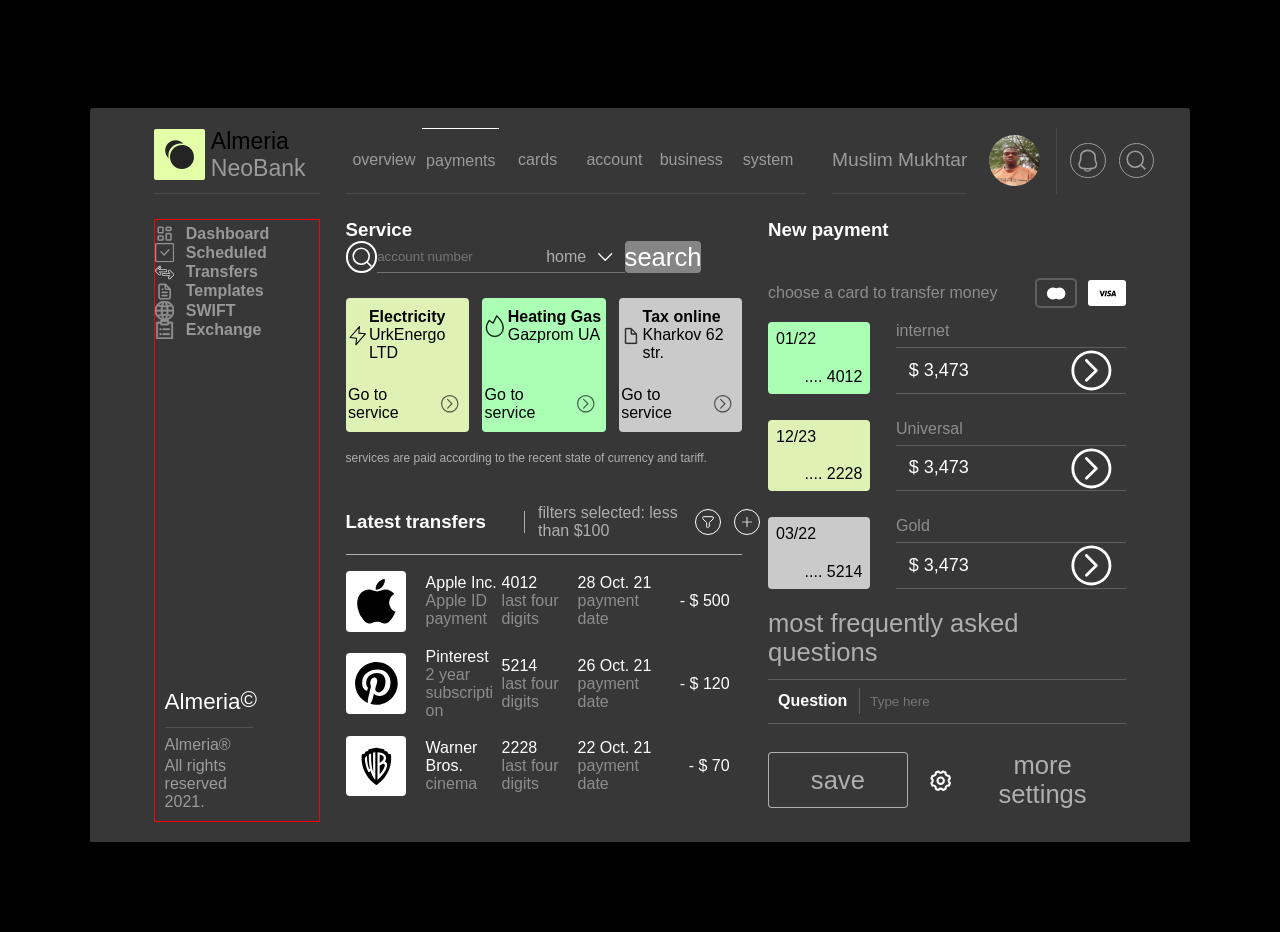
<file: Index.html>
<!DOCTYPE html>
<html lang="en">
<head>
 <meta charset="UTF-8"/>
 <meta name="viewport" content="width=device-width, initial-scale=1.0" />
 <title>Page title</title>
 <link rel="stylesheet" href="general.css">
 <link rel="stylesheet" href="header.css">
 <link rel="stylesheet" href="main.css">
 <link rel="stylesheet" href="nav.css">
</head>
<body>
<svg width="0" height="0" class="hidden">
<symbol fill="#ffffff" id="add-plus-new-create-svgrepo-com" xmlns="http://www.w3.org/2000/svg" stroke="#ffffff" stroke-width="0.45499999999999996" viewBox="-9.8 -9.8 54.60 54.60">
    <g id="SVGRepo_bgCarrier" stroke-width="0"></g>
    <g id="SVGRepo_tracerCarrier" stroke-linecap="round" stroke-linejoin="round"></g>
    <g id="SVGRepo_iconCarrier">
      <path d="M33.5,18.75H1.5a1.25,1.25,0,0,1,0-2.5h32a1.25,1.25,0,0,1,0,2.5Z"></path>
      <path d="M17.5,34.75a1.25,1.25,0,0,1-1.25-1.25V1.5a1.25,1.25,0,0,1,2.5,0v32A1.25,1.25,0,0,1,17.5,34.75Z"></path>
    </g>
  </symbol>
  <symbol xmlns="http://www.w3.org/2000/svg" version="1.1" fill="none" stroke="#595959" stroke-linecap="round" stroke-linejoin="round" stroke-width="0.768" viewBox="0 0 16.00 16.00" id="lightning-bolt-svgrepo-com">
    <g id="SVGRepo_bgCarrier" stroke-width="0"></g>
    <g id="SVGRepo_tracerCarrier" stroke-linecap="round" stroke-linejoin="round"></g>
    <g id="SVGRepo_iconCarrier">
      <polygon points="9.25 1.75,2.75 9.25,7.25 9.75,6.75 14.25,13.25 6.75,8.75 6.25"></polygon>
    </g>
  </symbol>
  <symbol fill="none" xmlns="http://www.w3.org/2000/svg" viewBox="0 0 24 24" id="filter-svgrepo-com">
    <g id="SVGRepo_bgCarrier" stroke-width="0"></g>
    <g id="SVGRepo_tracerCarrier" stroke-linecap="round" stroke-linejoin="round"></g>
    <g id="SVGRepo_iconCarrier">
      <g id="Interface / Filter">
        <path id="Vector" d="M20 5.6001C20 5.04005 19.9996 4.75981 19.8906 4.5459C19.7948 4.35774 19.6423 4.20487 19.4542 4.10899C19.2403 4 18.9597 4 18.3996 4H5.59961C5.03956 4 4.75981 4 4.5459 4.10899C4.35774 4.20487 4.20487 4.35774 4.10899 4.5459C4 4.75981 4 5.04005 4 5.6001V6.33736C4 6.58195 4 6.70433 4.02763 6.81942C4.05213 6.92146 4.09263 7.01893 4.14746 7.1084C4.20928 7.20928 4.29591 7.29591 4.46875 7.46875L9.53149 12.5315C9.70443 12.7044 9.79044 12.7904 9.85228 12.8914C9.90711 12.9808 9.94816 13.0786 9.97266 13.1807C10 13.2946 10 13.4155 10 13.6552V18.411C10 19.2682 10 19.6971 10.1805 19.9552C10.3382 20.1806 10.5814 20.331 10.8535 20.3712C11.1651 20.4172 11.5487 20.2257 12.3154 19.8424L13.1154 19.4424C13.4365 19.2819 13.5966 19.2013 13.7139 19.0815C13.8176 18.9756 13.897 18.8485 13.9453 18.7084C14 18.5499 14 18.37 14 18.011V13.6626C14 13.418 14 13.2958 14.0276 13.1807C14.0521 13.0786 14.0926 12.9808 14.1475 12.8914C14.2089 12.7911 14.2947 12.7053 14.4653 12.5347L14.4688 12.5315L19.5315 7.46875C19.7044 7.2958 19.7904 7.20932 19.8523 7.1084C19.9071 7.01893 19.9482 6.92146 19.9727 6.81942C20 6.70551 20 6.58444 20 6.3448V5.6001Z" stroke="#ffffff" stroke-width="1.44" stroke-linecap="round" stroke-linejoin="round"></path>
      </g>
    </g>
  </symbol>
  <symbol fill="#575757" id="fire-simple-thin-svgrepo-com" xmlns="http://www.w3.org/2000/svg" stroke="#575757" stroke-width="7.4239999999999995" viewBox="0 0 256 256">
    <g id="SVGRepo_bgCarrier" stroke-width="0"></g>
    <g id="SVGRepo_tracerCarrier" stroke-linecap="round" stroke-linejoin="round"></g>
    <g id="SVGRepo_iconCarrier">
      <path d="M149.53051,16.041a4.00064,4.00064,0,0,0-6.4375,1.11132l-32.83642,68.957L74.13647,62.0293a3.99882,3.99882,0,0,0-5.55224,1.11718C49.53882,91.85742,39.88159,117.71484,39.88159,140a88,88,0,0,0,176,0C215.88159,89.27246,183.99194,50.44434,149.53051,16.041ZM127.88159,220a80.09041,80.09041,0,0,1-80-80c0-19.835,8.46826-43.05859,25.17724-69.07422l36.604,24.40234a4.0005,4.0005,0,0,0,5.83008-1.60839L147.8728,25.72266C179.54419,57.90527,207.88159,94.11035,207.88159,140A80.09041,80.09041,0,0,1,127.88159,220Z"></path>
    </g>
</symbol>
  <symbol version="1.1" xml:space="preserve" xmlns="http://www.w3.org/2000/svg" xmlns:xlink="http://www.w3.org/1999/xlink" fill="#000000" stroke="#000000" stroke-width="0.00512" viewBox="0 0 512 512" id="arrow-basic-forward-2-svgrepo-com (1)">
    <g id="SVGRepo_bgCarrier" stroke-width="0"></g>
    <g id="SVGRepo_tracerCarrier" stroke-linecap="round" stroke-linejoin="round"></g>
    <g id="SVGRepo_iconCarrier">
      <g id="Layer_1"></g>
      <g id="Layer_2">
        <g>
          <path d="M256,27.5c-61.03,0-118.42,23.77-161.57,66.93C51.27,137.58,27.5,194.97,27.5,256s23.77,118.42,66.93,161.57 C137.58,460.73,194.97,484.5,256,484.5s118.42-23.77,161.57-66.93C460.73,374.42,484.5,317.03,484.5,256 s-23.77-118.42-66.93-161.57C374.42,51.27,317.03,27.5,256,27.5z M256,452.5c-108.35,0-196.5-88.15-196.5-196.5 S147.65,59.5,256,59.5S452.5,147.65,452.5,256S364.35,452.5,256,452.5z"></path>
          <path d="M210.47,131.16c-6.25-6.25-16.38-6.25-22.63,0c-6.25,6.25-6.25,16.38,0,22.63L290.2,256.15L187.86,358.2 c-6.26,6.24-6.27,16.37-0.03,22.63c3.13,3.13,7.23,4.7,11.33,4.7c4.09,0,8.17-1.56,11.3-4.67L324.14,267.5 c3.01-3,4.7-7.07,4.7-11.32s-1.68-8.32-4.69-11.33L210.47,131.16z"></path>
        </g>
      </g>
    </g>
  </symbol>
  <symbol version="1.1" xml:space="preserve" xmlns="http://www.w3.org/2000/svg" xmlns:xlink="http://www.w3.org/1999/xlink" fill="#000000" stroke="#000000" stroke-width="0.00512" viewBox="0 0 512 512" id="arrow-basic-forward-2-svgrepo-com">
    <g id="SVGRepo_bgCarrier" stroke-width="0"></g>
    <g id="SVGRepo_tracerCarrier" stroke-linecap="round" stroke-linejoin="round"></g>
    <g id="SVGRepo_iconCarrier">
      <g id="Layer_1"></g>
      <g id="Layer_2">
        <g>
          <path d="M256,27.5c-61.03,0-118.42,23.77-161.57,66.93C51.27,137.58,27.5,194.97,27.5,256s23.77,118.42,66.93,161.57 C137.58,460.73,194.97,484.5,256,484.5s118.42-23.77,161.57-66.93C460.73,374.42,484.5,317.03,484.5,256 s-23.77-118.42-66.93-161.57C374.42,51.27,317.03,27.5,256,27.5z M256,452.5c-108.35,0-196.5-88.15-196.5-196.5 S147.65,59.5,256,59.5S452.5,147.65,452.5,256S364.35,452.5,256,452.5z"></path>
          <path d="M210.47,131.16c-6.25-6.25-16.38-6.25-22.63,0c-6.25,6.25-6.25,16.38,0,22.63L290.2,256.15L187.86,358.2 c-6.26,6.24-6.27,16.37-0.03,22.63c3.13,3.13,7.23,4.7,11.33,4.7c4.09,0,8.17-1.56,11.3-4.67L324.14,267.5 c3.01-3,4.7-7.07,4.7-11.32s-1.68-8.32-4.69-11.33L210.47,131.16z"></path>
        </g>
      </g>
    </g>
  </symbol>
    <symbol version="1.1" xml:space="preserve" xmlns="http://www.w3.org/2000/svg" xmlns:xlink="http://www.w3.org/1999/xlink" fill="#ffffff" stroke="#000000" stroke-width="0.00512" viewBox="0 0 512 512" id="use-card-icon">
    <g id="SVGRepo_bgCarrier" stroke-width="0"></g>
    <g id="SVGRepo_tracerCarrier" stroke-linecap="round" stroke-linejoin="round"></g>
    <g id="SVGRepo_iconCarrier">
      <g id="Layer_1"></g>
      <g id="Layer_2">
        <g>
          <path d="M256,27.5c-61.03,0-118.42,23.77-161.57,66.93C51.27,137.58,27.5,194.97,27.5,256s23.77,118.42,66.93,161.57 C137.58,460.73,194.97,484.5,256,484.5s118.42-23.77,161.57-66.93C460.73,374.42,484.5,317.03,484.5,256 s-23.77-118.42-66.93-161.57C374.42,51.27,317.03,27.5,256,27.5z M256,452.5c-108.35,0-196.5-88.15-196.5-196.5 S147.65,59.5,256,59.5S452.5,147.65,452.5,256S364.35,452.5,256,452.5z"></path>
          <path d="M210.47,131.16c-6.25-6.25-16.38-6.25-22.63,0c-6.25,6.25-6.25,16.38,0,22.63L290.2,256.15L187.86,358.2 c-6.26,6.24-6.27,16.37-0.03,22.63c3.13,3.13,7.23,4.7,11.33,4.7c4.09,0,8.17-1.56,11.3-4.67L324.14,267.5 c3.01-3,4.7-7.07,4.7-11.32s-1.68-8.32-4.69-11.33L210.47,131.16z"></path>
        </g>
      </g>
    </g>
  </symbol>
  <symbol fill="#e6e6e6" version="1.1" id="notepad-svgrepo-com" xmlns="http://www.w3.org/2000/svg" xmlns:xlink="http://www.w3.org/1999/xlink" xml:space="preserve" stroke="#e6e6e6" stroke-width="9.8" viewBox="0 0 490.00 490.00">
    <g id="SVGRepo_bgCarrier" stroke-width="0"></g>
    <g id="SVGRepo_tracerCarrier" stroke-linecap="round" stroke-linejoin="round"></g>
    <g id="SVGRepo_iconCarrier">
      <g>
        <g>
          <path d="M437.55,46.8h-82.2v-26c0-11.4-9.4-20.8-20.8-20.8h-177.9c-11.4,0-20.8,9.4-20.8,20.8v26h-83.3 c-11.4,0-20.8,9.4-20.8,20.8v401.6c0,11.4,9.4,20.8,20.8,20.8h384.9c11.4,0,20.8-8.3,20.8-19.8V67.6 C458.35,56.2,448.95,46.8,437.55,46.8z M176.35,41.6h137.3v52h-137.3V41.6z M416.75,449.4H72.35v-361h63.5v25 c0,11.4,9.4,20.8,20.8,20.8h176.9c11.4,0,20.8-9.4,21.8-20.8v-25h61.4L416.75,449.4L416.75,449.4z"></path>
          <path d="M359.45,340.2h-147.7c-11.4,0-20.8,9.4-20.8,20.8s9.4,20.8,20.8,20.8h147.7c11.4,0,20.8-9.4,20.8-20.8 S370.95,340.2,359.45,340.2z"></path>
          <path d="M211.75,216.4c-11.4,0-20.8,9.4-20.8,20.8s9.4,20.8,20.8,20.8h147.7c11.4,0,20.8-9.4,20.8-20.8c0-11.4-9.4-20.8-20.8-20.8 H211.75z"></path>
          <path d="M149.35,216.4h-18.7c-11.4,0-20.8,9.4-20.8,20.8s9.4,20.8,20.8,20.8h18.7c11.4,0,20.8-9.4,20.8-20.8 C170.15,225.8,160.75,216.4,149.35,216.4z"></path>
          <path d="M149.35,340.2h-18.7c-11.4,0-20.8,9.4-20.8,20.8s9.4,20.8,20.8,20.8h18.7c11.4,0,20.8-9.4,20.8-20.8 S160.75,340.2,149.35,340.2z"></path>
       </g>
     </g>
   </g>
</symbol>
  <symbol version="1.1" xmlns="http://www.w3.org/2000/svg" xmlns:xlink="http://www.w3.org/1999/xlink" xmlnsSketch="http://www.bohemiancoding.com/sketch/ns" fill="#e3e3e3" stroke="#e3e3e3" viewBox="0 0 32.00 32.00" id="globe-svgrepo-com (1)">
    <g id="SVGRepo_bgCarrier" stroke-width="0"></g>
    <g id="SVGRepo_tracerCarrier" stroke-linecap="round" stroke-linejoin="round"></g>
    <g id="SVGRepo_iconCarrier">
      <title>globe</title>
      <desc>Created with Sketch Beta.</desc>
      <defs></defs>
      <g id="Page-1" stroke-width="1.376" fill="none" fill-rule="evenodd" sketchType="MSPage">
        <g id="Icon-Set" sketchType="MSLayerGroup" transform="translate(-204.000000, -671.000000)" fill="#e3e3e3">
          <path d="M231.596,694.829 C229.681,694.192 227.622,693.716 225.455,693.408 C225.75,691.675 225.907,689.859 225.957,688 L233.962,688 C233.783,690.521 232.936,692.854 231.596,694.829 L231.596,694.829 Z M223.434,700.559 C224.1,698.95 224.645,697.211 225.064,695.379 C226.862,695.645 228.586,696.038 230.219,696.554 C228.415,698.477 226.073,699.892 223.434,700.559 L223.434,700.559 Z M220.971,700.951 C220.649,700.974 220.328,701 220,701 C219.672,701 219.352,700.974 219.029,700.951 C218.178,699.179 217.489,697.207 216.979,695.114 C217.973,695.027 218.98,694.976 220,694.976 C221.02,694.976 222.027,695.027 223.022,695.114 C222.511,697.207 221.822,699.179 220.971,700.951 L220.971,700.951 Z M209.781,696.554 C211.414,696.038 213.138,695.645 214.936,695.379 C215.355,697.211 215.9,698.95 216.566,700.559 C213.927,699.892 211.586,698.477 209.781,696.554 L209.781,696.554 Z M208.404,694.829 C207.064,692.854 206.217,690.521 206.038,688 L214.043,688 C214.093,689.859 214.25,691.675 214.545,693.408 C212.378,693.716 210.319,694.192 208.404,694.829 L208.404,694.829 Z M208.404,679.171 C210.319,679.808 212.378,680.285 214.545,680.592 C214.25,682.325 214.093,684.141 214.043,686 L206.038,686 C206.217,683.479 207.064,681.146 208.404,679.171 L208.404,679.171 Z M216.566,673.441 C215.9,675.05 215.355,676.789 214.936,678.621 C213.138,678.356 211.414,677.962 209.781,677.446 C211.586,675.523 213.927,674.108 216.566,673.441 L216.566,673.441 Z M219.029,673.049 C219.352,673.027 219.672,673 220,673 C220.328,673 220.649,673.027 220.971,673.049 C221.822,674.821 222.511,676.794 223.022,678.886 C222.027,678.973 221.02,679.024 220,679.024 C218.98,679.024 217.973,678.973 216.979,678.886 C217.489,676.794 218.178,674.821 219.029,673.049 L219.029,673.049 Z M223.954,688 C223.9,689.761 223.74,691.493 223.439,693.156 C222.313,693.058 221.168,693 220,693 C218.832,693 217.687,693.058 216.562,693.156 C216.26,691.493 216.1,689.761 216.047,688 L223.954,688 L223.954,688 Z M216.047,686 C216.1,684.239 216.26,682.507 216.562,680.844 C217.687,680.942 218.832,681 220,681 C221.168,681 222.313,680.942 223.438,680.844 C223.74,682.507 223.9,684.239 223.954,686 L216.047,686 L216.047,686 Z M230.219,677.446 C228.586,677.962 226.862,678.356 225.064,678.621 C224.645,676.789 224.1,675.05 223.434,673.441 C226.073,674.108 228.415,675.523 230.219,677.446 L230.219,677.446 Z M231.596,679.171 C232.936,681.146 233.783,683.479 233.962,686 L225.957,686 C225.907,684.141 225.75,682.325 225.455,680.592 C227.622,680.285 229.681,679.808 231.596,679.171 L231.596,679.171 Z M220,671 C211.164,671 204,678.163 204,687 C204,695.837 211.164,703 220,703 C228.836,703 236,695.837 236,687 C236,678.163 228.836,671 220,671 L220,671 Z" id="globe" sketchType="MSShapeGroup"></path>
         </g>
       </g>
     </g>
   </symbol>
  <symbol version="1.1" xmlns="http://www.w3.org/2000/svg" xmlns:xlink="http://www.w3.org/1999/xlink" xmlnsSketch="http://www.bohemiancoding.com/sketch/ns" fill="#000000" viewBox="0 0 32 32" id="globe-svgrepo-com">
    <g id="SVGRepo_bgCarrier" stroke-width="0"></g>
    <g id="SVGRepo_tracerCarrier" stroke-linecap="round" stroke-linejoin="round"></g>
    <g id="SVGRepo_iconCarrier">
      <title>globe</title>
      <desc>Created with Sketch Beta.</desc>
      <defs></defs>
      <g id="Page-1" stroke="none" stroke-width="1" fill="none" fill-rule="evenodd" sketchType="MSPage">
        <g id="Icon-Set" sketchType="MSLayerGroup" transform="translate(-204.000000, -671.000000)" fill="#e3e3e3">
          <path d="M231.596,694.829 C229.681,694.192 227.622,693.716 225.455,693.408 C225.75,691.675 225.907,689.859 225.957,688 L233.962,688 C233.783,690.521 232.936,692.854 231.596,694.829 L231.596,694.829 Z M223.434,700.559 C224.1,698.95 224.645,697.211 225.064,695.379 C226.862,695.645 228.586,696.038 230.219,696.554 C228.415,698.477 226.073,699.892 223.434,700.559 L223.434,700.559 Z M220.971,700.951 C220.649,700.974 220.328,701 220,701 C219.672,701 219.352,700.974 219.029,700.951 C218.178,699.179 217.489,697.207 216.979,695.114 C217.973,695.027 218.98,694.976 220,694.976 C221.02,694.976 222.027,695.027 223.022,695.114 C222.511,697.207 221.822,699.179 220.971,700.951 L220.971,700.951 Z M209.781,696.554 C211.414,696.038 213.138,695.645 214.936,695.379 C215.355,697.211 215.9,698.95 216.566,700.559 C213.927,699.892 211.586,698.477 209.781,696.554 L209.781,696.554 Z M208.404,694.829 C207.064,692.854 206.217,690.521 206.038,688 L214.043,688 C214.093,689.859 214.25,691.675 214.545,693.408 C212.378,693.716 210.319,694.192 208.404,694.829 L208.404,694.829 Z M208.404,679.171 C210.319,679.808 212.378,680.285 214.545,680.592 C214.25,682.325 214.093,684.141 214.043,686 L206.038,686 C206.217,683.479 207.064,681.146 208.404,679.171 L208.404,679.171 Z M216.566,673.441 C215.9,675.05 215.355,676.789 214.936,678.621 C213.138,678.356 211.414,677.962 209.781,677.446 C211.586,675.523 213.927,674.108 216.566,673.441 L216.566,673.441 Z M219.029,673.049 C219.352,673.027 219.672,673 220,673 C220.328,673 220.649,673.027 220.971,673.049 C221.822,674.821 222.511,676.794 223.022,678.886 C222.027,678.973 221.02,679.024 220,679.024 C218.98,679.024 217.973,678.973 216.979,678.886 C217.489,676.794 218.178,674.821 219.029,673.049 L219.029,673.049 Z M223.954,688 C223.9,689.761 223.74,691.493 223.439,693.156 C222.313,693.058 221.168,693 220,693 C218.832,693 217.687,693.058 216.562,693.156 C216.26,691.493 216.1,689.761 216.047,688 L223.954,688 L223.954,688 Z M216.047,686 C216.1,684.239 216.26,682.507 216.562,680.844 C217.687,680.942 218.832,681 220,681 C221.168,681 222.313,680.942 223.438,680.844 C223.74,682.507 223.9,684.239 223.954,686 L216.047,686 L216.047,686 Z M230.219,677.446 C228.586,677.962 226.862,678.356 225.064,678.621 C224.645,676.789 224.1,675.05 223.434,673.441 C226.073,674.108 228.415,675.523 230.219,677.446 L230.219,677.446 Z M231.596,679.171 C232.936,681.146 233.783,683.479 233.962,686 L225.957,686 C225.907,684.141 225.75,682.325 225.455,680.592 C227.622,680.285 229.681,679.808 231.596,679.171 L231.596,679.171 Z M220,671 C211.164,671 204,678.163 204,687 C204,695.837 211.164,703 220,703 C228.836,703 236,695.837 236,687 C236,678.163 228.836,671 220,671 L220,671 Z" id="globe" sketchType="MSShapeGroup"></path>
        </g>
      </g>
    </g>
  </symbol>
    <symbol fill="none" xmlns="http://www.w3.org/2000/svg" viewBox="0 0 24.00 24.00" id="file-alt-svgrepo-com">
    <g id="SVGRepo_bgCarrier" stroke-width="0"></g>
    <g id="SVGRepo_tracerCarrier" stroke-linecap="round" stroke-linejoin="round"></g>
    <g id="SVGRepo_iconCarrier">
      <path d="M9 17H15M9 13H15M9 9H10M13 3H8.2C7.0799 3 6.51984 3 6.09202 3.21799C5.71569 3.40973 5.40973 3.71569 5.21799 4.09202C5 4.51984 5 5.0799 5 6.2V17.8C5 18.9201 5 19.4802 5.21799 19.908C5.40973 20.2843 5.71569 20.5903 6.09202 20.782C6.51984 21 7.0799 21 8.2 21H15.8C16.9201 21 17.4802 21 17.908 20.782C18.2843 20.5903 18.5903 20.2843 18.782 19.908C19 19.4802 19 18.9201 19 17.8V9M13 3L19 9M13 3V7.4C13 7.96005 13 8.24008 13.109 8.45399C13.2049 8.64215 13.3578 8.79513 13.546 8.89101C13.7599 9 14.0399 9 14.6 9H19" stroke="#e8e8e8" stroke-width="2" stroke-linecap="round" stroke-linejoin="round"></path>
    </g>
  </symbol>
  <symbol fill="#d1d1d1" version="1.1" id="transfer-svgrepo-com" xmlns="http://www.w3.org/2000/svg" xmlns:xlink="http://www.w3.org/1999/xlink" xml:space="preserve" viewBox="0 0 502 502">
    <g id="SVGRepo_bgCarrier" stroke-width="0"></g>
    <g id="SVGRepo_tracerCarrier" stroke-linecap="round" stroke-linejoin="round"></g>
    <g id="SVGRepo_iconCarrier">
      <g>
        <g>
          <g>
            <path d="M135.751,240.508h143.032c21.987,0,39.876-17.889,39.876-39.876s-17.888-39.876-39.876-39.876H135.752l18.417-18.417 c7.531-7.532,11.679-17.546,11.679-28.197s-4.148-20.665-11.679-28.197c-15.548-15.548-40.846-15.548-56.395,0l-86.102,86.102 c-7.634,7.634-11.775,17.782-11.67,28.585c-0.105,10.803,4.036,20.951,11.67,28.585l86.102,86.102 c7.774,7.774,17.986,11.661,28.197,11.661c10.212,0,20.424-3.887,28.197-11.662c7.531-7.532,11.679-17.546,11.679-28.197 c0-10.652-4.148-20.665-11.679-28.196L135.751,240.508z M140.025,301.176c-7.749,7.75-20.36,7.75-28.109,0l-86.102-86.102 c-3.818-3.817-5.882-8.901-5.813-14.313c0.001-0.086,0.001-0.172,0-0.258c-0.069-5.412,1.995-10.495,5.813-14.313l86.102-86.102 c3.875-3.875,8.965-5.813,14.055-5.813c5.09,0,10.18,1.938,14.054,5.814c3.755,3.754,5.822,8.745,5.822,14.055 c0,5.309-2.068,10.3-5.822,14.054l-35.488,35.488c-2.859,2.86-3.715,7.162-2.167,10.898c1.548,3.736,5.195,6.173,9.239,6.173 h167.174c10.959,0,19.876,8.917,19.876,19.876s-8.916,19.876-19.876,19.876H111.61c-4.045,0-7.691,2.436-9.239,6.173 c-1.548,3.736-0.693,8.037,2.167,10.897l35.488,35.489c3.754,3.753,5.821,8.744,5.821,14.054 C145.847,292.431,143.779,297.422,140.025,301.176z"></path>
            <path d="M490.328,272.784l-86.102-86.102c-15.549-15.548-40.847-15.548-56.395,0c-7.531,7.532-11.679,17.546-11.679,28.197 c0,10.652,4.148,20.665,11.679,28.196l18.417,18.417H223.217c-21.987,0-39.876,17.889-39.876,39.876s17.888,39.876,39.876,39.876 h143.032l-18.417,18.417c-7.531,7.532-11.679,17.546-11.679,28.197s4.148,20.665,11.679,28.197 c7.774,7.774,17.986,11.661,28.197,11.661s20.423-3.887,28.197-11.66l86.102-86.102c7.634-7.634,11.775-17.782,11.67-28.585 C502.103,290.566,497.962,280.418,490.328,272.784z M481.998,301.497c0.069,5.412-1.995,10.495-5.813,14.313l-86.102,86.102 c-7.749,7.75-20.36,7.75-28.109,0c-3.755-3.754-5.822-8.745-5.822-14.055c0-5.309,2.068-10.3,5.822-14.054l35.488-35.488 c2.859-2.86,3.715-7.162,2.167-10.898c-1.548-3.736-5.195-6.173-9.239-6.173H223.217c-10.959,0-19.876-8.917-19.876-19.876 c0-10.959,8.916-19.876,19.876-19.876v-0.001h167.172c4.045,0,7.691-2.436,9.239-6.173c1.548-3.736,0.693-8.037-2.167-10.897 l-35.488-35.489c-3.754-3.753-5.821-8.744-5.821-14.054c0-5.309,2.068-10.3,5.822-14.054c7.749-7.75,20.36-7.75,28.109,0 l86.102,86.102c3.818,3.817,5.882,8.901,5.813,14.313C481.997,301.325,481.997,301.411,481.998,301.497z"></path>
            <path d="M131.591,103.93c-3.905-3.905-10.237-3.904-14.142,0l-48.833,48.833c-3.905,3.906-3.905,10.237,0,14.143 c1.953,1.953,4.511,2.929,7.071,2.929c2.559,0,5.118-0.976,7.071-2.93l48.833-48.833 C135.496,114.167,135.496,107.835,131.591,103.93z"></path>
            <path d="M47.542,173.837l-8.768,8.769c-3.906,3.905-3.905,10.237,0,14.142c1.953,1.953,4.512,2.929,7.071,2.929 c2.559,0,5.118-0.976,7.071-2.929l8.768-8.769c3.906-3.905,3.905-10.236,0-14.142C57.779,169.931,51.447,169.932,47.542,173.837z "></path>
          </g>
        </g>
      </g>
    </g>
  </symbol>
  <symbol xmlns="http://www.w3.org/2000/svg" fill="#ffffff" stroke="#ffffff" stroke-width="0.0002" viewBox="0 0 20.00 20.00" id="check-square-o-svgrepo-com">
    <g id="SVGRepo_bgCarrier" stroke-width="0"></g>
    <g id="SVGRepo_tracerCarrier" stroke-linecap="round" stroke-linejoin="round"></g>
    <g id="SVGRepo_iconCarrier">
      <path fill="#d1d1d1" d="M1.81818182,1.36363636 C1.5671433,1.36363636 1.36363636,1.5671433 1.36363636,1.81818182 L1.36363636,18.1818182 C1.36363636,18.4328567 1.5671433,18.6363636 1.81818182,18.6363636 L18.1818182,18.6363636 C18.4328567,18.6363636 18.6363636,18.4328567 18.6363636,18.1818182 L18.6363636,1.81818182 C18.6363636,1.5671433 18.4328567,1.36363636 18.1818182,1.36363636 L1.81818182,1.36363636 Z M18.1818182,0 C19.1859723,0 20,0.814027728 20,1.81818182 L20,18.1818182 C20,19.1859723 19.1859723,20 18.1818182,20 L1.81818182,20 C0.814027728,20 0,19.1859723 0,18.1818182 L0,1.81818182 C0,0.814027728 0.814027728,0 1.81818182,0 L18.1818182,0 Z M14.9217059,6.56354053 C14.6410521,6.3124843 14.210016,6.33647785 13.9589598,6.61713161 L13.9589598,6.61713161 L9.54702033,11.5492037 L6.71542243,8.51893854 C6.45832765,8.24380578 6.02687198,8.2291831 5.75173921,8.48627788 C5.47660645,8.74337266 5.46198377,9.17482834 5.71907855,9.4499611 L5.71907855,9.4499611 L9.05982608,13.0250982 C9.33334374,13.3178061 9.79907323,13.312746 10.0661666,13.0141645 L10.0661666,13.0141645 L14.975297,7.52628664 C15.2263532,7.24563287 15.2023597,6.81459676 14.9217059,6.56354053 Z"></path>
    </g>
  </symbol>
  <symbol xmlns="http://www.w3.org/2000/svg" fill="none" viewBox="0 0 24 24" id="dashboard-svgrepo-com (1)">
    <g id="SVGRepo_bgCarrier" stroke-width="0"></g>
    <g id="SVGRepo_tracerCarrier" stroke-linecap="round" stroke-linejoin="round"></g>
    <g id="SVGRepo_iconCarrier">
      <path stroke="#e6e6e6" stroke-width="2" d="M4 5a1 1 0 0 1 1-1h4a1 1 0 0 1 1 1v5a1 1 0 0 1-1 1H5a1 1 0 0 1-1-1V5ZM14 5a1 1 0 0 1 1-1h4a1 1 0 0 1 1 1v2a1 1 0 0 1-1 1h-4a1 1 0 0 1-1-1V5ZM4 16a1 1 0 0 1 1-1h4a1 1 0 0 1 1 1v3a1 1 0 0 1-1 1H5a1 1 0 0 1-1-1v-3ZM14 13a1 1 0 0 1 1-1h4a1 1 0 0 1 1 1v6a1 1 0 0 1-1 1h-4a1 1 0 0 1-1-1v-6Z"></path>
    </g>
  </symbol>
  <symbol xmlns="http://www.w3.org/2000/svg" fill="none" viewBox="0 0 24 24" id="dashboard-svgrepo-com">
    <g id="SVGRepo_bgCarrier" stroke-width="0"></g>
    <g id="SVGRepo_tracerCarrier" stroke-linecap="round" stroke-linejoin="round"></g>
    <g id="SVGRepo_iconCarrier">
      <path stroke="#e6e6e6" stroke-width="2" d="M4 5a1 1 0 0 1 1-1h4a1 1 0 0 1 1 1v5a1 1 0 0 1-1 1H5a1 1 0 0 1-1-1V5ZM14 5a1 1 0 0 1 1-1h4a1 1 0 0 1 1 1v2a1 1 0 0 1-1 1h-4a1 1 0 0 1-1-1V5ZM4 16a1 1 0 0 1 1-1h4a1 1 0 0 1 1 1v3a1 1 0 0 1-1 1H5a1 1 0 0 1-1-1v-3ZM14 13a1 1 0 0 1 1-1h4a1 1 0 0 1 1 1v6a1 1 0 0 1-1 1h-4a1 1 0 0 1-1-1v-6Z"></path>
    </g>
  </symbol>
  <symbol fill="#5c5c5c" version="1.1" id="file-files-and-folders-svgrepo-com" xmlns="http://www.w3.org/2000/svg" xmlns:xlink="http://www.w3.org/1999/xlink" xml:space="preserve" stroke="#000000" stroke-width="18.944" viewBox="-143.36 -143.36 798.72 798.72">
    <g id="SVGRepo_bgCarrier" stroke-width="0"></g>
    <g id="SVGRepo_tracerCarrier" stroke-linecap="round" stroke-linejoin="round"></g>
    <g id="SVGRepo_iconCarrier">
      <g>
        <g>
          <path d="M448.175,188.365c-0.107-0.374-0.06-0.751-0.206-1.109c-0.125-0.303-0.224-0.579-0.375-0.867 c-0.163-0.315-0.277-0.637-0.473-0.935c-0.181-0.276-0.381-0.519-0.586-0.777c-0.186-0.233-0.332-0.486-0.539-0.703L275.335,2.997 C273.319,0.855,270.516,0,267.574,0h-192c-5.891,0-11.771,4.061-11.771,9.95v490.667c0,5.892,5.88,11.383,11.771,11.383H438.24 c5.89,0,9.562-5.491,9.562-11.383V191.284c0-0.701,0.477-1.393,0.344-2.073C448.088,188.919,448.256,188.649,448.175,188.365z M277.136,36.849l136.418,144.484H277.136V36.849z M426.469,490.667H85.136V21.333h170.667v169.95 c0,5.892,5.88,11.383,11.771,11.383h158.896V490.667z"></path>
        </g>
      </g>
    </g>
  </symbol>
  <symbol fill="#000000" id="notification-bell-svgrepo-com" xmlns="http://www.w3.org/2000/svg" viewBox="0 0 24 24">
    <g id="SVGRepo_bgCarrier" stroke-width="0"></g>
    <g id="SVGRepo_tracerCarrier" stroke-linecap="round" stroke-linejoin="round"></g>
    <g id="SVGRepo_iconCarrier">
      <path id="secondary" d="M15,18H9a3,3,0,0,0,3,3h0A3,3,0,0,0,15,18Z"></path>
      <path id="primary" d="M19.38,14.38a2.12,2.12,0,0,1,.62,1.5h0A2.12,2.12,0,0,1,17.88,18H6.12A2.12,2.12,0,0,1,4,15.88H4a2.12,2.12,0,0,1,.62-1.5L6,13V9a6,6,0,0,1,6-6h0a6,6,0,0,1,6,6v4Z"></path>
    </g>
  </symbol>
  <symbol fill="#000000" id="notification-bell-svgrepo-com (1)" xmlns="http://www.w3.org/2000/svg" viewBox="0 0 24 24">
    <g id="SVGRepo_bgCarrier" stroke-width="0"></g>
    <g id="SVGRepo_tracerCarrier" stroke-linecap="round" stroke-linejoin="round"></g>
    <g id="SVGRepo_iconCarrier">
      <path id="secondary" d="M15,18H9a3,3,0,0,0,3,3h0A3,3,0,0,0,15,18Z"></path>
      <path id="primary" d="M19.38,14.38a2.12,2.12,0,0,1,.62,1.5h0A2.12,2.12,0,0,1,17.88,18H6.12A2.12,2.12,0,0,1,4,15.88H4a2.12,2.12,0,0,1,.62-1.5L6,13V9a6,6,0,0,1,6-6h0a6,6,0,0,1,6,6v4Z"></path>
    </g>
  </symbol>
    <symbol fill="none" xmlns="http://www.w3.org/2000/svg" stroke="#ffffff" stroke-width="1.3679999999999999" viewBox="0 0 24 24" id="notification-bell-on-svgrepo-com (1)">
    <g id="SVGRepo_bgCarrier" stroke-width="0"></g>
    <g id="SVGRepo_tracerCarrier" stroke-linecap="round" stroke-linejoin="round"></g>
    <g id="SVGRepo_iconCarrier">
      <g clip-path="url(#clip0_15_159)">
        <rect width="24" height="24" fill="white"></rect>
        <path d="M9.5 19C8.89555 19 7.01237 19 5.61714 19C4.87375 19 4.39116 18.2177 4.72361 17.5528L5.57771 15.8446C5.85542 15.2892 6 14.6774 6 14.0564C6 13.2867 6 12.1434 6 11C6 9 7 5 12 5C17 5 18 9 18 11C18 12.1434 18 13.2867 18 14.0564C18 14.6774 18.1446 15.2892 18.4223 15.8446L19.2764 17.5528C19.6088 18.2177 19.1253 19 18.382 19H14.5M9.5 19C9.5 21 10.5 22 12 22C13.5 22 14.5 21 14.5 19M9.5 19C11.0621 19 14.5 19 14.5 19" stroke="#cfcfcf" stroke-linejoin="round"></path>
        <path d="M12 5V3" stroke="#cfcfcf" stroke-linecap="round" stroke-linejoin="round"></path>
      </g>
      <defs>
        <clipPath id="clip0_15_159">
          <rect width="24" height="24" fill="white"></rect>
        </clipPath>
      </defs>
    </g>
  </symbol>
  <symbol fill="none" xmlns="http://www.w3.org/2000/svg" viewBox="0 0 24 24" id="notification-bell-on-svgrepo-com">
    <g id="SVGRepo_bgCarrier" stroke-width="0"></g>
    <g id="SVGRepo_tracerCarrier" stroke-linecap="round" stroke-linejoin="round"></g>
    <g id="SVGRepo_iconCarrier">
      <g clip-path="url(#clip0_15_159)">
        <rect width="24" height="24" fill="white"></rect>
        <path d="M9.5 19C8.89555 19 7.01237 19 5.61714 19C4.87375 19 4.39116 18.2177 4.72361 17.5528L5.57771 15.8446C5.85542 15.2892 6 14.6774 6 14.0564C6 13.2867 6 12.1434 6 11C6 9 7 5 12 5C17 5 18 9 18 11C18 12.1434 18 13.2867 18 14.0564C18 14.6774 18.1446 15.2892 18.4223 15.8446L19.2764 17.5528C19.6088 18.2177 19.1253 19 18.382 19H14.5M9.5 19C9.5 21 10.5 22 12 22C13.5 22 14.5 21 14.5 19M9.5 19C11.0621 19 14.5 19 14.5 19" stroke="#ebebeb" stroke-linejoin="round"></path>
        <path d="M12 5V3" stroke="#ebebeb" stroke-linecap="round" stroke-linejoin="round"></path>
      </g>
      <defs>
        <clipPath id="clip0_15_159">
          <rect width="24" height="24" fill="white"></rect>
        </clipPath>
      </defs>
    </g>
  </symbol>  
   <symbol fill="none" xmlns="http://www.w3.org/2000/svg" viewBox="0 0 24.00 24.00" id="notification-bell-svgrepo-com (5)">
    <g id="SVGRepo_bgCarrier" stroke-width="0"></g>
    <g id="SVGRepo_tracerCarrier" stroke-linecap="round" stroke-linejoin="round"></g>
    <g id="SVGRepo_iconCarrier">
      <g id="style=linear">
        <g id="notification-bell">
          <path id="vector" d="M14.8728 19.4434C14.8728 19.7467 14.7952 20.0471 14.6445 20.3274C14.4937 20.6077 14.2728 20.8623 13.9943 21.0769C13.7157 21.2914 13.385 21.4615 13.0211 21.5776C12.6572 21.6937 12.2671 21.7535 11.8732 21.7535C11.4793 21.7535 11.0893 21.6937 10.7253 21.5776C10.3614 21.4615 10.0307 21.2914 9.75221 21.0769C9.47368 20.8623 9.25273 20.6077 9.10199 20.3274C8.95124 20.0471 8.87366 19.7467 8.87366 19.4434" stroke="#ffffff" stroke-width="1.5" stroke-linecap="round"></path>
          <path id="vector_2" d="M19.6147 13.1897L19.8793 13.7605C20.8888 15.9374 19.5741 18.4819 17.2145 18.918L17.0543 18.9476C13.6293 19.5807 10.1172 19.5807 6.69218 18.9476C4.31327 18.5079 3.05472 15.876 4.20588 13.7483L4.43229 13.3298C5.05046 12.1872 5.37418 10.9085 5.37418 9.60942L5.37418 8.28813C5.37418 6.06434 6.63282 4.03213 8.62372 3.04138C10.678 2.0191 13.0852 1.98433 15.1681 2.94684L15.3728 3.04138C17.5063 4.02726 18.8723 6.16325 18.8723 8.51353L18.8723 9.82416C18.8723 10.9866 19.1256 12.1351 19.6147 13.1897Z" stroke="#ffffff" stroke-width="1.5"></path>
        </g>
      </g>
    </g>
  </symbol>
  <symbol fill="none" xmlns="http://www.w3.org/2000/svg" viewBox="0 0 24.00 24.00" id="notification-bell-svgrepo-com (4)">
    <g id="SVGRepo_bgCarrier" stroke-width="0"></g>
    <g id="SVGRepo_tracerCarrier" stroke-linecap="round" stroke-linejoin="round"></g>
    <g id="SVGRepo_iconCarrier">
      <g id="style=linear">
        <g id="notification-bell">
          <path id="vector" d="M14.8728 19.4434C14.8728 19.7467 14.7952 20.0471 14.6445 20.3274C14.4937 20.6077 14.2728 20.8623 13.9943 21.0769C13.7157 21.2914 13.385 21.4615 13.0211 21.5776C12.6572 21.6937 12.2671 21.7535 11.8732 21.7535C11.4793 21.7535 11.0893 21.6937 10.7253 21.5776C10.3614 21.4615 10.0307 21.2914 9.75221 21.0769C9.47368 20.8623 9.25273 20.6077 9.10199 20.3274C8.95124 20.0471 8.87366 19.7467 8.87366 19.4434" stroke="#ffffff" stroke<!-- <!-- <!--  --> --> -->-width="1.5" stroke-linecap="round"></path>
          <path id="vector_2" d="M19.6147 13.1897L19.8793 13.7605C20.8888 15.9374 19.5741 18.4819 17.2145 18.918L17.0543 18.9476C13.6293 19.5807 10.1172 19.5807 6.69218 18.9476C4.31327 18.5079 3.05472 15.876 4.20588 13.7483L4.43229 13.3298C5.05046 12.1872 5.37418 10.9085 5.37418 9.60942L5.37418 8.28813C5.37418 6.06434 6.63282 4.03213 8.62372 3.04138C10.678 2.0191 13.0852 1.98433 15.1681 2.94684L15.3728 3.04138C17.5063 4.02726 18.8723 6.16325 18.8723 8.51353L18.8723 9.82416C18.8723 10.9866 19.1256 12.1351 19.6147 13.1897Z" stroke="#ffffff" stroke-width="1.5"></path>
        </g>
      </g>
    </g>
  </symbol>
  <symbol fill="none" xmlns="http://www.w3.org/2000/svg" viewBox="0 0 24.00 24.00" id="search-svgrepo-com">
    <g id="SVGRepo_bgCarrier" stroke-width="0"></g>
    <g id="SVGRepo_tracerCarrier" stroke-linecap="round" stroke-linejoin="round"></g>
    <g id="SVGRepo_iconCarrier">
      <path d="M15.7955 15.8111L21 21M18 10.5C18 14.6421 14.6421 18 10.5 18C6.35786 18 3 14.6421 3 10.5C3 6.35786 6.35786 3 10.5 3C14.6421 3 18 6.35786 18 10.5Z" stroke="#ffffff" stroke-width="1.488" stroke-linecap="round" stroke-linejoin="round"></path>
    </g>
  </symbol>
    <symbol fill="none" xmlns="http://www.w3.org/2000/svg" viewBox="0 0 32 32" id="almeria-logo (1)">
    <g id="09a9c26faea2a8cce6ed79e57b4dcda9">
      <rect id="79c3a56a9678f341a6519932fef3b5e5" width="32" height="32" fill="#E3FFA8"></rect>
      <path id="b4a78dec6a29fc760d565c16c6a91c35" fill-rule="evenodd" clip-rule="evenodd" d="M10.1671 19.0816C10.424 20.2787 10.9667 21.3697 11.7202 22.2798C13.0959 23.9414 15.1743 25 17.5 25C21.6421 25 25 21.6421 25 17.5C25 15.1743 23.9414 13.0959 22.2798 11.7202C22.1734 11.6321 22.0645 11.5468 21.9532 11.4646C21.1131 10.8437 20.1387 10.394 19.0816 10.1671C18.5717 10.0576 18.0426 10 17.5 10C13.3579 10 10 13.3579 10 17.5C10 18.0426 10.0576 18.5717 10.1671 19.0816ZM18.4155 9.24682C17.804 9.08578 17.162 9 16.5 9C12.3579 9 9 12.3579 9 16.5C9 17.162 9.08578 17.804 9.24682 18.4155C7.87059 17.2236 7 15.4635 7 13.5C7 9.91015 9.91015 7 13.5 7C15.4635 7 17.2236 7.87059 18.4155 9.24682Z" fill="#242424"></path>
    </g>
  </symbol>
    <symbol fill="#000000" version="1.1" id="add-plus-svgrepo-com (1)" xmlns="http://www.w3.org/2000/svg" xmlns:xlink="http://www.w3.org/1999/xlink" xml:space="preserve" stroke="#000000" stroke-width="0.00512" viewBox="0 0 512 512">
    <g id="SVGRepo_bgCarrier" stroke-width="0"></g>
    <g id="SVGRepo_tracerCarrier" stroke-linecap="round" stroke-linejoin="round"></g>
    <g id="SVGRepo_iconCarrier">
      <g>
        <g>
          <g>
            <path d="M106.667,277.333h128v128c0,11.782,9.551,21.333,21.333,21.333s21.333-9.551,21.333-21.333v-128h128 c11.782,0,21.333-9.551,21.333-21.333s-9.551-21.333-21.333-21.333h-128v-128c0-11.782-9.551-21.333-21.333-21.333 s-21.333,9.551-21.333,21.333v128h-128c-11.782,0-21.333,9.551-21.333,21.333S94.885,277.333,106.667,277.333z"></path>
            <path d="M490.667,0H21.333C9.551,0,0,9.551,0,21.333v469.333C0,502.449,9.551,512,21.333,512h469.333 c11.782,0,21.333-9.551,21.333-21.333V21.333C512,9.551,502.449,0,490.667,0z M469.333,469.333H42.667V42.667h426.667V469.333z"></path>
          </g>
        </g>
      </g>
    </g>
  </symbol>
  <symbol fill="#000000" id="fire-simple-thin-svgrepo-com (1)" xmlns="http://www.w3.org/2000/svg" stroke="#000000" stroke-width="4.352" viewBox="0 0 256.00 256.00">
    <g id="SVGRepo_bgCarrier" stroke-width="0"></g>
    <g id="SVGRepo_tracerCarrier" stroke-linecap="round" stroke-linejoin="round"></g>
    <g id="SVGRepo_iconCarrier">
      <path d="M149.53051,16.041a4.00064,4.00064,0,0,0-6.4375,1.11132l-32.83642,68.957L74.13647,62.0293a3.99882,3.99882,0,0,0-5.55224,1.11718C49.53882,91.85742,39.88159,117.71484,39.88159,140a88,88,0,0,0,176,0C215.88159,89.27246,183.99194,50.44434,149.53051,16.041ZM127.88159,220a80.09041,80.09041,0,0,1-80-80c0-19.835,8.46826-43.05859,25.17724-69.07422l36.604,24.40234a4.0005,4.0005,0,0,0,5.83008-1.60839L147.8728,25.72266C179.54419,57.90527,207.88159,94.11035,207.88159,140A80.09041,80.09041,0,0,1,127.88159,220Z"></path>
    </g>
  </symbol>
  <symbol xmlns="http://www.w3.org/2000/svg" version="1.1" fill="none" stroke="#000000" stroke-linecap="round" stroke-linejoin="round" stroke-width="0.700" viewBox="0 0 16.00 16.00" id="lightning-bolt-svgrepo-com (1)">
    <g id="SVGRepo_bgCarrier" stroke-width="0"></g>
    <g id="SVGRepo_tracerCarrier" stroke-linecap="round" stroke-linejoin="round"></g>
    <g id="SVGRepo_iconCarrier">
      <polygon points="9.25 1.75,2.75 9.25,7.25 9.75,6.75 14.25,13.25 6.75,8.75 6.25"></polygon>
    </g>
  </symbol>
  <symbol fill="none" xmlns="http://www.w3.org/2000/svg" viewBox="0 0 24 24" id="down-arrow-5-svgrepo-com">
    <g id="SVGRepo_bgCarrier" stroke-width="0"></g>
    <g id="SVGRepo_tracerCarrier" stroke-linecap="round" stroke-linejoin="round"></g>
    <g id="SVGRepo_iconCarrier">
      <path d="M7 10L12 15L17 10" stroke="#ffffff" stroke-width="1.032" stroke-linecap="round" stroke-linejoin="round"></path>
    </g>
  </symbol>
  <symbol fill="#000000" role="img" xmlns="http://www.w3.org/2000/svg" stroke="#000000" stroke-width="0.00024000000000000003" transform="rotate(0)" viewBox="-2.4 -2.4 28.80 28.80" id="warnerbros-dot-svgrepo-com">
    <g id="SVGRepo_bgCarrier" stroke-width="0"></g>
    <g id="SVGRepo_tracerCarrier" stroke-linecap="round" stroke-linejoin="round" stroke="#CCCCCC" stroke-width="2.4"></g>
    <g id="SVGRepo_iconCarrier">
      <title>Warner Bros. icon</title>
      <path d="M16.5798 10.2379c-.5236 0-.9992.201-2.4648 1.2525v5.6593c2.5407-2.8547 3.2641-4.808 3.2641-5.81-.0026-.7013-.3264-1.1018-.7993-1.1018zm.1998-3.7564c0-1.0047-1.1458-1.8286-2.6646-1.9284v5.234c1.9165-1.1267 2.664-2.2566 2.664-3.3056zm4.5098-2.2211c-.0246-.0998-.05-.1373-.0999-.15l-1.796-.4763-.249-1.0268c-.0127-.0503-.0254-.0878-.0747-.0998l-1.8439-.501-.2238-.9773a.1372.1372 0 00-.1-.1253L12.1154.0111a.6414.6414 0 00-.2372 0l-4.789.8928a.1372.1372 0 00-.0998.1253l-.2245.9773-1.8432.5003c-.05.012-.062.0496-.0747.0998l-.249 1.0268-1.7914.477c-.0493.0127-.0746.0502-.0992.15a12.9347 12.9347 0 00-.2245 2.4301c0 7.214 3.737 13.4768 9.3174 17.209A.2493.2493 0 0012 24a.2493.2493 0 00.1999-.1005c5.5803-3.7322 9.3173-9.995 9.3173-17.209a12.9906 12.9906 0 00-.2284-2.4301zm-9.9922 16.3208c0 .0503-.05.075-.0992.0248-1.3703-1.5774-2.2916-3.5058-2.9144-5.6097l-.9466.6028c-.2491.1755-.4483.1005-.5995-.1748-1.2704-2.254-2.0924-5.9614-2.167-8.565a.4522.4522 0 01.1246-.3255 11.8352 11.8352 0 011.0958-1.1521c.0746-.075.1499-.0255.1499.0998 0 3.2057.5475 6.1858 1.4195 8.1396.0746.15.1492.15.2492.075l.2737-.1754c-.5229-2.329-.822-5.4343-.7474-9.0158 0-.1253.0253-.1755.1-.225a8.7268 8.7268 0 011.195-.6264c.1246-.0502.1499-.0247.1499.075-.0706 5.2086.3544 8.8136 1.2743 11.6938.0247.075.0993.0495.0993-.0255-.05-1.0516-.05-1.978-.05-3.1053l-.0493-8.991c0-.0998.0247-.15.1246-.1748a9.9022 9.9022 0 011.245-.2257.0664.0664 0 01.0557.019.0672.0672 0 01.019.056zm1.4949.0248c-.05.0503-.1.0255-.1-.0248V2.9757a.0672.0672 0 01.019-.056.0664.0664 0 01.0557-.019c3.3373.2257 5.4797 1.6283 5.4797 3.6565a3.4113 3.4113 0 01-.872 2.2774c1.0958.3007 1.5195 1.1273 1.5195 2.2292.002 1.9538-1.4176 5.185-6.1 9.5422Z"></path>
    </g>
  </symbol>
  <symbol fill="#000000" version="1.1" baseProfile="tiny" id="pinterest-svgrepo-com" xmlnsX="&amp;amp;ns_extend;" xmlnsI="&amp;amp;ns_ai;" xmlnsGraph="&amp;amp;ns_graphs;" xmlns="http://www.w3.org/2000/svg" xmlns:xlink="http://www.w3.org/1999/xlink" xmlnsA="http://ns.adobe.com/AdobeSVGViewerExtensions/3.0/" xml:space="preserve" viewBox="0 0 42 42">
    <g id="SVGRepo_bgCarrier" stroke-width="0"></g>
    <g id="SVGRepo_tracerCarrier" stroke-linecap="round" stroke-linejoin="round"></g>
    <g id="SVGRepo_iconCarrier">
      <g transform="translate(-374.2178,-62.2364)">
        <path d="M395.218,63.236c11.882,0.223,19.922,9.334,20,20c-0.213,11.364-9.334,19.922-20,20c-1.973-0.008-3.899-0.314-5.658-0.82 c0.374-0.605,0.748-1.275,1.123-2.01c0.789-1.604,1.149-3.323,1.555-4.967c0.173-0.705,0.418-1.635,0.734-2.786 c0.346,0.662,0.972,1.238,1.879,1.728c2.367,1.152,5.301,0.771,7.408-0.303c2.956-1.678,4.688-4.286,5.615-7.213 c1.787-6.789-0.517-13.314-6.674-15.939c-7.424-2.236-15.709,0.555-18.596,7.191c-1.261,4.436-1.186,10.131,3.196,11.987 c0.23,0.087,0.439,0.087,0.626,0c0.412-0.235,0.889-2.272,0.8-2.7c-0.028-0.129-0.13-0.309-0.303-0.539 c-2.422-3.279-0.946-8.159,1.317-10.605c3.85-3.306,9.84-3.842,13.369-0.691c3.132,3.653,2.42,9.338,0.41,12.959 c-1.109,1.771-2.6,3.109-4.6,3.133c-2.105-0.047-3.693-1.829-3.153-3.846c0.459-2.365,1.733-4.875,1.771-7.084 c-0.102-1.837-1.021-3.002-2.721-3.023c-2.713,0.342-3.809,2.879-3.845,5.184c0.087,1.107,0.153,2.235,0.647,3.153 c-0.576,2.333-1.021,4.212-1.339,5.638c-0.485,2.529-1.438,5.174-1.577,7.624c-0.043,0.806-0.05,1.555-0.021,2.246 c-7.41-3.515-11.921-10.38-11.965-18.315C375.434,71.693,384.552,63.315,395.218,63.236L395.218,63.236z"></path>
      </g>
    </g>
  </symbol>
  <symbol fill="#000000" version="1.1" xmlns="http://www.w3.org/2000/svg" xmlns:xlink="http://www.w3.org/1999/xlink" enable-background="new 0 0 512 512" xml:space="preserve" viewBox="0 0 512 512" id="os-apple-svgrepo-com">
    <g id="SVGRepo_bgCarrier" stroke-width="0"></g>
    <g id="SVGRepo_tracerCarrier" stroke-linecap="round" stroke-linejoin="round"></g>
    <g id="SVGRepo_iconCarrier">
      <g id="3e91140ac1bfb9903b91c1b0ca0876de">
        <path d="M248.639,123.48c-5.447-29.712,8.601-60.286,25.518-80.894C292.803,19.854,324.799,2.415,352.141,0.5 c4.624,31.149-8.088,61.499-24.822,82.965C309.37,106.526,278.506,124.412,248.639,123.48z M409.029,231.128 c8.463-23.604,25.222-44.841,51.226-59.172c-26.282-32.794-63.169-51.828-97.992-51.828c-46.064,0-65.534,21.944-97.53,21.944 c-32.96,0-57.97-21.944-97.866-21.944c-39.124,0-80.776,23.845-107.187,64.578c-9.714,15.046-16.297,33.751-19.882,54.585 c-9.951,58.444,4.916,134.558,49.279,202.143c21.57,32.802,50.318,69.738,87.878,70.063c33.46,0.324,42.958-21.392,88.244-21.624 c45.361-0.25,53.957,21.849,87.375,21.524c37.572-0.316,67.9-41.194,89.475-73.988c15.354-23.529,21.167-35.414,33.11-62.021 C414.428,352.482,389.455,285.571,409.029,231.128z"></path>
      </g>
    </g>
  </symbol>
  <symbol fill="#000000" version="1.1" xmlns="http://www.w3.org/2000/svg" stroke="#ffffff" stroke-width="0.00032" viewBox="-6.72 -6.72 45.44 45.44" id="visa-svgrepo-com">
    <g id="SVGRepo_bgCarrier" stroke-width="0"></g>
    <g id="SVGRepo_tracerCarrier" stroke-linecap="round" stroke-linejoin="round"></g>
    <g id="SVGRepo_iconCarrier">
      <title>visa</title>
      <path d="M15.854 11.329l-2.003 9.367h-2.424l2.006-9.367zM26.051 17.377l1.275-3.518 0.735 3.518zM28.754 20.696h2.242l-1.956-9.367h-2.069c-0.003-0-0.007-0-0.010-0-0.459 0-0.853 0.281-1.019 0.68l-0.003 0.007-3.635 8.68h2.544l0.506-1.4h3.109zM22.429 17.638c0.010-2.473-3.419-2.609-3.395-3.714 0.008-0.336 0.327-0.694 1.027-0.785 0.13-0.013 0.28-0.021 0.432-0.021 0.711 0 1.385 0.162 1.985 0.452l-0.027-0.012 0.425-1.987c-0.673-0.261-1.452-0.413-2.266-0.416h-0.001c-2.396 0-4.081 1.275-4.096 3.098-0.015 1.348 1.203 2.099 2.122 2.549 0.945 0.459 1.262 0.754 1.257 1.163-0.006 0.63-0.752 0.906-1.45 0.917-0.032 0.001-0.071 0.001-0.109 0.001-0.871 0-1.691-0.219-2.407-0.606l0.027 0.013-0.439 2.052c0.786 0.315 1.697 0.497 2.651 0.497 0.015 0 0.030-0 0.045-0h-0.002c2.546 0 4.211-1.257 4.22-3.204zM12.391 11.329l-3.926 9.367h-2.562l-1.932-7.477c-0.037-0.364-0.26-0.668-0.57-0.82l-0.006-0.003c-0.688-0.338-1.488-0.613-2.325-0.786l-0.066-0.011 0.058-0.271h4.124c0 0 0.001 0 0.001 0 0.562 0 1.028 0.411 1.115 0.948l0.001 0.006 1.021 5.421 2.522-6.376z"></path>
    </g>
  </symbol>
  <symbol fill="#ffffff" version="1.1" xmlns="http://www.w3.org/2000/svg" stroke="#ffffff" stroke-width="2.2399999999999998" viewBox="-7.36 -7.36 46.72 46.72" id="mastercard-svgrepo-com">
    <g id="SVGRepo_bgCarrier" stroke-width="0"></g>
    <g id="SVGRepo_tracerCarrier" stroke-linecap="round" stroke-linejoin="round"></g>
    <g id="SVGRepo_iconCarrier">
      <title>mastercard</title>
      <path d="M16 8.73c-0.12 0.094-0.236 0.187-0.349 0.288-1.955 1.705-3.184 4.2-3.184 6.982s1.228 5.277 3.172 6.973l0.011 0.009c0.112 0.1 0.231 0.197 0.349 0.29 0.12-0.092 0.236-0.19 0.349-0.29 1.955-1.705 3.183-4.2 3.183-6.982s-1.228-5.277-3.172-6.973l-0.011-0.009c-0.112-0.1-0.23-0.195-0.349-0.288zM21.721 6.745c-0.005 0-0.011-0-0.018-0-1.903 0-3.67 0.577-5.138 1.566l0.033-0.021c0.075 0.059 0.143 0.121 0.205 0.186l0.001 0.001c2.116 1.836 3.446 4.528 3.446 7.531 0 2.996-1.323 5.682-3.417 7.507l-0.012 0.010c-0.072 0.061-0.15 0.122-0.226 0.182 1.441 0.97 3.216 1.549 5.125 1.549 5.112 0 9.256-4.144 9.256-9.256s-4.143-9.255-9.255-9.256h-0zM15.18 23.526c0.072 0.061 0.15 0.122 0.226 0.182-1.44 0.969-3.214 1.547-5.123 1.547-5.112 0-9.255-4.144-9.255-9.255s4.144-9.255 9.255-9.255c1.907 0 3.68 0.577 5.153 1.566l-0.033-0.021c-0.075 0.059-0.143 0.121-0.205 0.186l-0.001 0.001c-2.116 1.836-3.446 4.528-3.446 7.531 0 2.996 1.323 5.682 3.417 7.507l0.012 0.010z"></path>
    </g>
  </symbol>
    <symbol fill="#000000" version="1.1" xmlns="http://www.w3.org/2000/svg" stroke="#000000" stroke-width="2.2399999999999998" viewBox="-7.36 -7.36 46.72 46.72" id="mastercard-black">
    <g id="SVGRepo_bgCarrier" stroke-width="0"></g>
    <g id="SVGRepo_tracerCarrier" stroke-linecap="round" stroke-linejoin="round"></g>
    <g id="SVGRepo_iconCarrier">
      <title>mastercard</title>
      <path d="M16 8.73c-0.12 0.094-0.236 0.187-0.349 0.288-1.955 1.705-3.184 4.2-3.184 6.982s1.228 5.277 3.172 6.973l0.011 0.009c0.112 0.1 0.231 0.197 0.349 0.29 0.12-0.092 0.236-0.19 0.349-0.29 1.955-1.705 3.183-4.2 3.183-6.982s-1.228-5.277-3.172-6.973l-0.011-0.009c-0.112-0.1-0.23-0.195-0.349-0.288zM21.721 6.745c-0.005 0-0.011-0-0.018-0-1.903 0-3.67 0.577-5.138 1.566l0.033-0.021c0.075 0.059 0.143 0.121 0.205 0.186l0.001 0.001c2.116 1.836 3.446 4.528 3.446 7.531 0 2.996-1.323 5.682-3.417 7.507l-0.012 0.010c-0.072 0.061-0.15 0.122-0.226 0.182 1.441 0.97 3.216 1.549 5.125 1.549 5.112 0 9.256-4.144 9.256-9.256s-4.143-9.255-9.255-9.256h-0zM15.18 23.526c0.072 0.061 0.15 0.122 0.226 0.182-1.44 0.969-3.214 1.547-5.123 1.547-5.112 0-9.255-4.144-9.255-9.255s4.144-9.255 9.255-9.255c1.907 0 3.68 0.577 5.153 1.566l-0.033-0.021c-0.075 0.059-0.143 0.121-0.205 0.186l-0.001 0.001c-2.116 1.836-3.446 4.528-3.446 7.531 0 2.996 1.323 5.682 3.417 7.507l0.012 0.010z"></path>
    </g>
  </symbol>
<symbol version="1.1" xmlns="http://www.w3.org/2000/svg" xmlns:xlink="http://www.w3.org/1999/xlink" fill="#000000" viewBox="0 0 24.00 24.00" id="settings-5-svgrepo-com">
    <g id="SVGRepo_bgCarrier" stroke-width="0"></g>
    <g id="SVGRepo_tracerCarrier" stroke-linecap="round" stroke-linejoin="round"></g>
    <g id="SVGRepo_iconCarrier">
      <title>settings_5_line</title>
      <g id="页面-1" stroke="none" stroke-width="1" fill="none" fill-rule="evenodd">
        <g id="System" transform="translate(-768.000000, -192.000000)">
          <g id="settings_5_line" transform="translate(768.000000, 192.000000)">
            <path d="M24,0 L24,24 L0,24 L0,0 L24,0 Z M12.5934901,23.257841 L12.5819402,23.2595131 L12.5108777,23.2950439 L12.4918791,23.2987469 L12.4918791,23.2987469 L12.4767152,23.2950439 L12.4056548,23.2595131 C12.3958229,23.2563662 12.3870493,23.2590235 12.3821421,23.2649074 L12.3780323,23.275831 L12.360941,23.7031097 L12.3658947,23.7234994 L12.3769048,23.7357139 L12.4804777,23.8096931 L12.4953491,23.8136134 L12.4953491,23.8136134 L12.5071152,23.8096931 L12.6106902,23.7357139 L12.6232938,23.7196733 L12.6232938,23.7196733 L12.6266527,23.7031097 L12.609561,23.275831 C12.6075724,23.2657013 12.6010112,23.2592993 12.5934901,23.257841 L12.5934901,23.257841 Z M12.8583906,23.1452862 L12.8445485,23.1473072 L12.6598443,23.2396597 L12.6498822,23.2499052 L12.6498822,23.2499052 L12.6471943,23.2611114 L12.6650943,23.6906389 L12.6699349,23.7034178 L12.6699349,23.7034178 L12.678386,23.7104931 L12.8793402,23.8032389 C12.8914285,23.8068999 12.9022333,23.8029875 12.9078286,23.7952264 L12.9118235,23.7811639 L12.8776777,23.1665331 C12.8752882,23.1545897 12.8674102,23.1470016 12.8583906,23.1452862 L12.8583906,23.1452862 Z M12.1430473,23.1473072 C12.1332178,23.1423925 12.1221763,23.1452606 12.1156365,23.1525954 L12.1099173,23.1665331 L12.0757714,23.7811639 C12.0751323,23.7926639 12.0828099,23.8018602 12.0926481,23.8045676 L12.108256,23.8032389 L12.3092106,23.7104931 L12.3186497,23.7024347 L12.3186497,23.7024347 L12.3225043,23.6906389 L12.340401,23.2611114 L12.337245,23.2485176 L12.337245,23.2485176 L12.3277531,23.2396597 L12.1430473,23.1473072 Z" id="MingCute" fill-rule="nonzero"></path>
            <path d="M14.4095,2.29252 C15.3922,2.53569 16.3173,2.92399 17.1607,3.43303 C17.5111,3.64448 17.6972,4.04803 17.6307,4.45178 C17.5172,5.14078 17.6885,5.66772 18.0105,5.98974 C18.3325,6.31176 18.8595,6.48308 19.5484,6.36954 C19.9522,6.30301 20.3558,6.48917 20.5672,6.83951 C21.0762,7.68291 21.4645,8.60804 21.7077,9.59069 C21.806,9.98806 21.6522,10.4052 21.3195,10.6437 C20.7517,11.0507 20.5001,11.5446 20.5001,12.0001 C20.5001,12.4556 20.7517,12.9495 21.3195,13.3565 C21.6522,13.5949 21.806,14.0121 21.7077,14.4095 C21.4645,15.3922 21.0762,16.3173 20.5671,17.1608 C20.3557,17.5111 19.9522,17.6973 19.5484,17.6307 C18.8594,17.5172 18.3325,17.6885 18.0105,18.0105 C17.6885,18.3325 17.5172,18.8595 17.6307,19.5484 C17.6972,19.9522 17.5111,20.3557 17.1607,20.5672 C16.3173,21.0762 15.3922,21.4645 14.4095,21.7077 C14.0121,21.806 13.595,21.6522 13.3565,21.3195 C12.9495,20.7517 12.4556,20.5001 12.0001,20.5001 C11.5446,20.5001 11.0507,20.7517 10.6437,21.3195 C10.4052,21.6522 9.98807,21.806 9.5907,21.7077 C8.60802,21.4645 7.68287,21.0762 6.83946,20.5672 C6.48913,20.3557 6.30296,19.9522 6.36949,19.5484 C6.48302,18.8595 6.3117,18.3325 5.98969,18.0105 C5.66767,17.6885 5.14075,17.5172 4.45178,17.6307 C4.04803,17.6973 3.64449,17.5111 3.43305,17.1608 C2.924,16.3173 2.53569,15.3922 2.29252,14.4095 C2.19418,14.0121 2.34796,13.5949 2.68069,13.3565 C3.24849,12.9495 3.5001,12.4556 3.5001,12.0001 C3.5001,11.5446 3.24849,11.0507 2.68068,10.6437 C2.34796,10.4052 2.19418,9.98806 2.29252,9.5907 C2.53568,8.60804 2.92397,7.68291 3.43299,6.83952 C3.64443,6.48918 4.04799,6.30301 4.45175,6.36955 C5.14073,6.48309 5.66767,6.31177 5.98969,5.98975 C6.31172,5.66772 6.48304,5.14078 6.36949,4.45179 C6.30295,4.04803 6.48912,3.64447 6.83945,3.43303 C7.68287,2.92399 8.60802,2.53569 9.5907,2.29252 C9.98806,2.19418 10.4052,2.34797 10.6437,2.68069 C11.0507,3.24849 11.5446,3.50009 12.0001,3.50009 C12.4556,3.50009 12.9495,3.24849 13.3565,2.68069 C13.595,2.34797 14.0121,2.19418 14.4095,2.29252 Z M14.5119,4.40209 C13.8552,5.06102 12.9921,5.50009 12.0001,5.50009 C11.0081,5.50009 10.1449,5.06102 9.48825,4.40209 C9.11378,4.52581 8.75148,4.6765 8.40364,4.85189 C8.40512,5.78202 8.10521,6.70266 7.40391,7.40396 C6.70261,8.10525 5.78198,8.40517 4.85187,8.4037 C4.67649,8.75152 4.52581,9.1138 4.40209,9.48825 C5.06102,10.1449 5.5001,11.0081 5.5001,12.0001 C5.5001,12.9921 5.06102,13.8552 4.40209,14.5119 C4.52582,14.8864 4.67651,15.2487 4.85191,15.5966 C5.78201,15.5951 6.70262,15.895 7.4039,16.5963 C8.10518,17.2976 8.40509,18.2182 8.40364,19.1483 C8.75148,19.3237 9.11378,19.4744 9.48826,19.5981 C10.1449,18.9392 11.0081,18.5001 12.0001,18.5001 C12.9921,18.5001 13.8552,18.9392 14.5119,19.5981 C14.8864,19.4744 15.2487,19.3237 15.5966,19.1483 C15.5951,18.2182 15.895,17.2976 16.5963,16.5963 C17.2976,15.895 18.2182,15.5951 19.1483,15.5966 C19.3237,15.2487 19.4744,14.8864 19.5981,14.5119 C18.9392,13.8552 18.5001,12.9921 18.5001,12.0001 C18.5001,11.0081 18.9392,10.1449 19.5981,9.48825 C19.4744,9.11379 19.3237,8.75152 19.1483,8.40369 C18.2182,8.40516 17.2976,8.10525 16.5963,7.40395 C15.895,6.70265 15.5951,5.78201 15.5966,4.8519 C15.2487,4.6765 14.8864,4.52581 14.5119,4.40209 Z M12.0001,8.00009 C14.2092,8.00009 16.0001,9.79095 16.0001,12.00009 C16.0001,14.2092 14.2092,16.00009 12.0001,16.00009 C9.79096,16.00009 8.0001,14.2092 8.0001,12.00009 C8.0001,9.79095 9.79096,8.00009 12.0001,8.00009 Z M12.0001,10.0001 C10.8955,10.0001 10.0001,10.8955 10.0001,12.0001 C10.0001,13.1047 10.8955,14.0001 12.0001,14.0001 C13.1047,14.0001 14.0001,13.1047 14.0001,12.0001 C14.0001,10.8955 13.1047,10.0001 12.0001,10.0001 Z" id="形状" fill="#ffffff"></path>
          </g>
        </g>
      </g>
    </g>
  </symbol>
  <symbol fill="none" xmlns="http://www.w3.org/2000/svg" viewBox="0 0 24 24" id="menu-svgrepo-com">
    <g id="SVGRepo_bgCarrier" stroke-width="0"></g>
    <g id="SVGRepo_tracerCarrier" stroke-linecap="round" stroke-linejoin="round"></g>
    <g id="SVGRepo_iconCarrier">
      <path d="M4 6H20M4 12H20M4 18H20" stroke="#ffffff" stroke-width="2" stroke-linecap="round" stroke-linejoin="round"></path>
    </g>
  </symbol>
</svg>
<!-- svg sprite end -->


<header>
 <div class="badge">
  <svg class="logo">
   <use xlink:href="#almeria-logo (1)"></use>
  </svg>
  <p class="bank-name">
   Almeria <br><span class="neobank">NeoBank</span>
  </p>
 </div>
 <div class="header-nav">
  <a class="overview" href="">overview</a>
  <a class="payments active" href="bank-app.html">payments</a>
  <a class="cards" href="">cards</a>
  <a class="account" href="">account</a>
  <a class="business" href="">business</a>
  <a class="system" href="">system</a>
 </div>
 <div class="right-container">
  <div class="profile">
   <p>
    Muslim Mukhtar
   </p>
   <img src="profile-pic.jpg" alt="">
  </div>
  <div class="notification-and-search-icons">
   <svg class="icon" >
    <use xlink:href="#notification-bell-svgrepo-com (4)"></use>
   </svg>
   <svg class="icon">
    <use xlink:href="#search-svgrepo-com"></use>
   </svg>
  </div>
 </div>
</header>
<div class="nav-toggle-icon-container">
 <svg class="nav-toggle-icon">
  <use xlink:href="#menu-svgrepo-com"></use>
 </svg>
</div>
<main>
 <nav class="nav">
  <div class="nav-link Dashboard">
   <a href="#">
    <svg class="nav-link-icon dashboard-icon">
     <use xlink:href="#dashboard-svgrepo-com"></use>
    </svg>
    <p>
     Dashboard
    </p>
   </a>
  </div>
  <div class="nav-link scheduled">
   <a href="#">
    <svg class="nav-link-icon scheduled-icon">
     <use xlink:href="#check-square-o-svgrepo-com"></use>
    </svg>
    <p>
     Scheduled
    </p>
   </a>
  </div>
  <div class="nav-link Transfers">
   <a href="#">
    <svg class="nav-link-icon transfers-icon">
     <use xlink:href="#transfer-svgrepo-com"></use>
    </svg>
    <p>
     Transfers
    </p>
   </a>
  </div>
  <div class="nav-link templates">
   <a href="#">
    <svg class="nav-link-icon templates-icon">
     <use xlink:href="#file-alt-svgrepo-com"></use>
    </svg>
    <p>
     Templates
    </p>
   </a>
  </div>
  <div class="nav-link swift">
   <a href="#">
    <svg class="nav-link-icon swift-icon">
     <use xlink:href="#globe-svgrepo-com (1)"></use>
    </svg>
    <p>
     SWIFT
    </p>
   </a>
  </div>
  <div class="nav-link exchange">
   <a href="#">
    <svg class="nav-link-icon exchange-icon">
     <use xlink:href="#notepad-svgrepo-com"></use>
    </svg>
    <p>
     Exchange
    </p>
   </a>
  </div>
  <div class="nav-footer">
   <div class="Almeria">
    Almeria<span>©</span>
   </div>
   <div class="copyright">
    <span>Almeria®</span> All rights reserved 2021.
   </div>
  </div>
 </nav>  
 <section class="main">
  <h3 class="main-header">
   Service
  </h3>
  <button class="toggle-search">
   Toggle search 
  </button>
  <div class="">
   <div class="search-service">
    <svg class="search-service-icon">
     <use xlink:href="#search-svgrepo-com"></use>
    </svg>
    <input class="" type="search" name="account-number" id="" placeholder="account number"> 
    <div class="dropdown">
     <div class="search-service-type">
      home
     </div> 
     <svg class="dropdown-icon">
      <use xlink:href="#down-arrow-5-svgrepo-com"></use>
     </svg>
     <ul>
      <li>
       <button>
        Home
       </button>
      </li>
      <li>
       <button>
        Home
       </button>
      </li>
      <li>
       <button>
        Home
       </button>
      </li>
      <li>
       <button>
        Home
       </button>
      </li>
      <li>
       <button>
        Home
       </button>
      </li>
     </ul>
    </div>
    <button class="search-button">
     search
    </button>
   </div>
   <div class="services-container">
    <div class="service">
     <div class="service-desc">
      <svg class="service-icon">
       <use xlink:href="#lightning-bolt-svgrepo-com (1)"></use>
      </svg>
      <p>
       Electricity <br><span>UrkEnergo LTD</span>
      </p>
     </div>
     <div class="go-to-service">
      <p>
       Go to service
      </p>
      <svg class="go-to-service-icon">
       <use xlink:href="#arrow-basic-forward-2-svgrepo-com (1)"></use>
      </svg>
     </div>
    </div>
    <div class="service">
     <div class="service-desc">
      <svg class="service-icon">
       <use xlink:href="#fire-simple-thin-svgrepo-com (1)"></use>
      </svg>
      <p>
       Heating Gas <br><span>Gazprom UA</span>
      </p>
     </div>
     <div class="go-to-service">
      <p>
       Go to service
      </p>
      <svg class="go-to-service-icon">
       <use xlink:href="#arrow-basic-forward-2-svgrepo-com (1)"></use>
      </svg>
     </div>
    </div>
    <div class="service">
     <div class="service-desc">
      <svg class="service-icon">
       <use xlink:href="#file-files-and-folders-svgrepo-com"></use>
      </svg>
      <p>
       Tax online <br><span>Kharkov 62 str.</span>
      </p>
     </div>
     <div class="go-to-service">
      <p>
       Go to service
      </p>
      <svg class="go-to-service-icon">
       <use xlink:href="#arrow-basic-forward-2-svgrepo-com (1)"></use>
      </svg>
     </div>
    </div>
   </div>
   <p class="notice">
    services are paid according to the recent state of currency and tariff.
   </p>
  </div>
  <div class="previous-transactions">
   <div class="previous-transactions-header"> 
    <h3>
     Latest transfers
    </h3>
    <div class="filters">
     <p>
      filters selected: <span>less than $100</span>
     </p>
     <div class="">
      <svg class="filter-icon">
       <use xlink:href="#filter-svgrepo-com"></use>
      </svg>
      <svg class="add-icon">
       <use xlink:href="#add-plus-new-create-svgrepo-com"></use>
      </svg>
     </div>
    </div>
   </div>
   <div class="transaction" tabindex="0" role="button">
    <svg class="service-provider-icon">
     <use xlink:href="#os-apple-svgrepo-com"></use>
    </svg>
    <div class="transaction-desc">
     <p class="service-provider">
      Apple Inc.
     </p>
     <p class="service-paid-for">
      Apple ID payment
     </p>
    </div>
    <div class="transaction-id-container">
     <p class="transaction-id">
      4012
     </p>
     <p class="last-four-digits">
      last four digits
     </p>
    </div>
    <div class="transaction-date-container">
     <p class="transaction-date">
      28 Oct. 21
     </p>
     <p class="payment-date">
       payment date
     </p>
    </div>   
    <div class="transaction-amount">
     - $ 500
    </div>
   </div>
   <div class="transaction" tabindex="0" role="button">
    <svg class="service-provider-icon">
     <use xlink:href="#pinterest-svgrepo-com"></use>
    </svg>
    <div class="transaction-desc">
     <p class="service-provider">
      Pinterest
     </p>
     <p class="service-paid-for">
      2 year subscription
     </p>
    </div>
    <div class="transaction-id-container">
     <p class="transaction-id">
      5214
     </p>
     <p class="last-four-digits">
      last four digits
     </p>
    </div>
    <div class="transaction-date-container">
     <p class="transaction-date">
      26 Oct. 21
     </p>
     <p class="payment-date">
       payment date
     </p>
    </div>   
    <div class="transaction-amount">
     - $ 120
    </div>
   </div>
   <div class="transaction" tabindex="0" role="button">
    <svg class="service-provider-icon">
     <use xlink:href="#warnerbros-dot-svgrepo-com"></use>
    </svg>
    <div class="transaction-desc">
     <p class="service-provider">
      Warner Bros.
     </p>
     <p class="service-paid-for">
      cinema
     </p>
    </div>
    <div class="transaction-id-container">
     <p class="transaction-id">
      2228
     </p>
     <p class="last-four-digits">
      last four digits
     </p>
    </div>
    <div class="transaction-date-container">
     <p class="transaction-date">
      22 Oct. 21
     </p>
     <p class="payment-date">
       payment date
     </p>
    </div>   
    <div class="transaction-amount">
     - $ 70
    </div>
   </div>
  </div>
 </section>
 <section class="new-transaction">
  <h3>
   New payment
  </h3>
  <div class="choose-card-type-container">
   <p>
    choose a card to transfer money
   </p>
   <div class="card-types">
    <div class="mastercard">        
     <svg class="mastercard-icon-white">
      <use xlink:href="#mastercard-svgrepo-com"></use>
     </svg>
     <svg class="mastercard-icon-black">
      <use xlink:href="#mastercard-black"></use>
     </svg>
    </div>
    <svg class="Visacard-icon">
     <use xlink:href="#visa-svgrepo-com"></use>
    </svg>   
   </div>
  </div>
  <div class="cards-section">
   <div class="card">
    <div class="expiry-date">
     01/22
    </div>
    <div class="card-number">
     .... 4012
    </div>
   </div>
   <div class="card-details">
    <p class="card-type">
     internet
    </p>
    <div class="card-balance">
     <p>
      $ 3,473
     </p>
     <svg class="use-card-icon">
      <use xlink:href="#use-card-icon"></use>
     </svg>
    </div>
   </div>
   <div class="card">
    <div class="expiry-date">
     12/23
    </div>
    <div class="card-number">
     .... 2228
    </div>
   </div>
   <div class="card-details">
    <p class="card-type">
     Universal
    </p>
    <div class="card-balance">
     <p>
      $ 3,473
     </p>
     <svg class="use-card-icon">
      <use xlink:href="#use-card-icon"></use>
     </svg>
    </div>
   </div>
   <div class="card">
    <div class="expiry-date">
     03/22
    </div>
    <div class="card-number">
     .... 5214
    </div>
   </div>
   <div class="card-details">
    <p class="card-type">
     Gold
    </p>
    <div class="card-balance">
     <p>
      $ 3,473
     </p>
     <svg class="use-card-icon">
      <use xlink:href="#use-card-icon"></use>
     </svg>
    </div>
   </div>
  </div>
  <footer class="">
   <div class="faq">
    <p>
     most frequently asked questions 
    </p>
    <div class="">
     <h4>
      Question
     </h4>
     <input type="search" name="type question" id="" placeholder="Type here">
    </div>
   </div>
   <div class="footer-buttons-container">
    <button class="save-button">
     save
    </button>
    <button class="settings-button">
     <svg class="settings-icon">
      <use xlink:href="#settings-5-svgrepo-com"></use>
     </svg>
     more settings
    </button>
   </div>   
  </footer>
 </section>
</main>
</body>
</html>
</file>
<file: general.css>
body {
 background-color: black;
 font-family: roboto, Arial;
 
}

* {
 margin: 0;
 min-width: 0;
 overflow-wrap: break-word;
 padding: 0;
 transition: all 0.2s ease;
}

input,
button {
 background-color: #373737;
 border: none;
}

input:focus {
 outline: 1px solid white;
 border: none;
}


@media(max-width: 700px){
 body {
  position: relative;
 }
}

@media(max-width: 1024px){
 body {
  padding: 0px 2vw 30px 2vw;
 }
}

@media(min-width: 700px) and (max-width: 1199px){
 h3:first-child {
  font-size: 3vw;
 }
}

@media(min-width: 1025px){
 body {
  padding: 7vw;
 }
}

@media(min-width: 1200px){
 body {
  font-size: 16px;
 }
}
</file>
<file: header.css>
header {
 display: grid;
 grid-template-columns: minmax(min-content, 13vw) minmax(min-content, 1fr) 28vw;
 column-gap: 2vw;
 background-color: #373737;
 margin: 0;
 padding-top: 10px;
 padding-bottom: 10px;
 border-top-right-radius: 3px;
 border-top-left-radius: 3px;
 z-index: 200;
}

.nav-toggle-icon-container {
 display: none;
 z-index: 300;
}


.badge {
 display: flex;
 align-items: center;
 border-bottom: 0.5px solid rgba(230, 230, 230, 0.1);
 padding-bottom: 11px;
}

.logo{
 width: 4vw;
 aspect-ratio: 1/1;
 margin-right: 6px;
 border-radius: 2px;
}

.badge p{
 font-size: 1.8vw;
 font-weight: 500;
}

.header-nav {
 display: flex;
 flex-direction: row;
 justify-content: space-between;
 border-bottom: 0.5px solid rgba(230, 230, 230, 0.1);
}

.overview, 
.cards, 
.system, 
.account, 
.business, 
.payments {
 font-size: 1.25vw;
 font-weight: 500;
 display: flex;
 align-items: center;
 justify-content: space-around;
 text-decoration: none;
 flex: 1;
/*
 border: 2px solid white;
*/ 
}
.payments {
 border-top: 1px solid white;
 color: #ffffff;
}

.neobank,
.header-nav a,
.profile p{
 color: rgba(255, 255, 255, 0.5);
}

.right-container {
 display: flex;
 align-items: center;
 /*
 background-color: blue;
 */
}


.profile {
 display: flex;
 flex-direction: row;
 align-items: center;
 padding-right: 16px;
 border-right: 0.5px solid rgba(230, 230, 230, 0.1);
 height: 100%;
 /*
 background-color: red;
 */
}

.profile img{
 width: 4vw;
 aspect-ratio: 1/1;
 border-radius: 2vw;
 margin-left: 1.7vw;
}

.profile p {
 align-content: center;
 height: 100%;
 font-size: 1.5vw;
 border-bottom: 0.5px solid rgba(230, 230, 230, 0.1);
}

.notification-and-search-icons {
 display: flex;
 align-items: center;
 padding-left: 1vw;
 /*
 background-color: red;
 */
}

.icon {
 margin-right: 1vw;
 aspect-ratio: 1/1;
 width: 2vw;
 border: 1px solid white;
 opacity: 0.5;
 vertical-align: middle;
 border-radius: 3vw;
 background-color: #373737;
 transition: background-color 0.2s, opacity 0.2s;
 padding: 4px;
}

.icon:active {
 background-color: white;
 opacity: 1;
 outline: 1px solid white;
 outline-offset: 2px;
}

.notification-icon {
 
}

.button {
/*
 background-color: white;
*/
}



@media(max-width: 700px){


 header {
  padding-left: 3vw;
 }

 .badge p{
  font-size: 4vw;
 }
 
 .logo{
  width: 8vw;
 }
 
 .nav-toggle-icon-container {
  top: 6vw;
  right: 3.5vw;
 }
 
 .nav-toggle-icon {
  width: 5vw;
 }
 
}

@media(max-width: 1000px){
 
 
 
 
} 

@media(min-width: 701px) and (max-width: 999px){
 .nav-toggle-icon-container {
  top: 4vw;
  right: 6vw;
 }
}

@media(min-width: 701px) and (max-width: 1199px){
 header {
  padding-left: 5vw;
 }

 .badge p{
  font-size: 2.4vw;
 }
 
 .logo{
  width: 4vw;
 }
 
 .nav-toggle-icon {
  width: 3.5vw;
 }
 
}


@media(min-width: 1000px) and (max-width: 1200px){
 .header-nav,
 .profile {
 
 }
 
 .nav-toggle-icon-container {
  top: 3vw;
  right: 7vw;
 }
 
 .nav-toggle-icon {
  width: 4vw;
 }
}


@media(max-width: 1200px){
 header {
  display: flex;
  justify-content: space-between;
  align-items: center;
  border-bottom: 0.5px solid rgba(230, 230, 230, 0.1);
 } 
 
 .badge {
  border: none;
 }
 
 .header-nav,
 .profile,
 .notification-and-search-icons {
  display: none;
 }
 
 .nav-toggle-icon-container {
  display: inline;
  position: absolute;
 }
 
 .nav-toggle-icon {
  aspect-ratio: 1/1;
  border: 1px solid rgba(255, 255, 255, 0.6);
  border-radius: 30px;
  padding: 2px;
 }
 
 .nav-toggle-icon:hover {
  outline: 1px solid white;
  outline-offset: 4px;
 }
 
 .nav-toggle-icon-container:hover + main nav {
  display: block;
 }
}


@media(min-width: 1200px){
 header {
  padding: 20px 0 0 5vw;
 } 
 
}
</file>
<file: main.css>
main {
 background-color: #373737;
 padding: 4px 5vw 20px 5vw;
}

.main {
 
}

h3:first-child {
 color: white;
}

.search-service {
 display: flex;
}

.search-service input {
 border-bottom: 0.5px solid rgba(255, 255, 255, 0.3);
}

.dropdown {
 align-items: center;
 position: relative;
 display: flex;
 border-bottom: 0.5px solid rgba(255, 255, 255, 0.3);
}

.dropdown:hover {
 outline: 1px solid white;
}

.search-service-type {
 color: rgba(255, 255, 255, 0.6);
}

.search-service-type:hover ~ ul {
 transform: translateY(10px);
 opacity: 1;
 pointer-events: all;
}

.dropdown ul {
 background-color: black;
 border: 1px solid rosybrown;
 position: absolute;
 z-index: 200;
 opacity: 0;
 pointer-events: none;
 list-style: none;
}

.dropdown button:hover {
 background-color: #a6a6a6;
}

.search-button {
 background-color: #858585;
 color: white;
 border-radius: 4px;
 font-size: 2vw;
}

.search-button:hover {
 background-color: #b1b1b1;
 outline: 2px solid white;
 outline-offset: 3px;
}






.services-container {
 display: grid;
 grid-template-columns: repeat(3, 1fr);
 margin-top: 12px;
 column-gap: 1vw;
}

.service {
 aspect-ratio: 1/0.7;
 transition: all 0.2s ease;
 border-radius: 4px;
 position: relative;
 padding-top: 10px;
 transition: all 0.2s ease;
}

.service:nth-child(1) {
 background-color: #eaffbfee;
}

.service:nth-child(2) {
 background-color: #aaffb5;
}

.service:nth-child(3) {
 background-color: #cacaca;
}

.service:nth-child(1):hover {
 outline: 2px solid #eaffbfee;
 outline-offset: 3px;
}

.service:nth-child(2):hover {
 outline: 2px solid #aaffb5;
 outline-offset: 3px;
}

.service:nth-child(3):hover {
 outline: 2px solid #cacaca;
 outline-offset: 3px;
}

.service-desc {
 display: flex;
 font-weight: 700;
 align-items: center;
}

.service-desc span {
 font-weight: 300;
}

.service-icon {
 aspect-ratio: 1/1;
}

.go-to-service {
 display: flex;
 justify-content: space-between;
 align-items: center;
 position: absolute;
 bottom: 10px;
 width: 90%;
 padding: 0 2% 0 2%;
}

.go-to-service-icon {
 aspect-ratio: 1/1;
 border-radius: 5vw;
 opacity: 0.6;
 transition: all 0.2s ease;
}

.go-to-service-icon:hover {
 outline: 2px solid rgba(0, 0, 0, 1);
 outline-offset: 3px;
}

.notice {
 color: rgba(255, 255, 255, 0.6);
}

.previous-transactions-header,
.filters {
 display: flex;
 align-items: center;
}

.filters {
 
}

.filters div {
 display: grid;
 grid-template-columns: auto auto;
 column-gap: 1vw;
}


.previous-transactions-header {
 justify-content: space-between;
 padding: 0px 0px 14px 0;
 border-bottom: 0.1vw solid rgba(255, 255, 255, 0.6);
}

.previous-transactions-header h3 {
 border-right: 0.1vw solid rgba(255, 255, 255, 0.6);
}

.filter-icon,
.add-icon {
 aspect-ratio: 1/1;
 padding: 0.5vw;
 border: 0.1vw solid rgba(255, 255, 255, 1);
 border-radius: 6vw;
 transition: all 0.2s ease;
}

.filter-icon:hover,
.add-icon:hover {
 outline: 0.15vw solid rgba(255, 255, 255, 1);
 outline-offset: 0.4vw;
}

.service-provider-icon {
 aspect-ratio: 1/1;
 border-radius: 4px;
 background-color: white;
 padding: 8px;
}

.service-provider,
.transaction-id,
.transaction-date,
.transaction-amount {
 color: white;
}

.service-paid-for,
.last-four-digits,
.payment-date {
 color: #8d8d8d;
}


.new-transaction {
 
}

.new-transaction h3 {
 margin-bottom: 3vw;
}


.choose-card-type-container,
.card-types,
.mastercard {
 display: flex;
 align-items: center;
}

.choose-card-type-container {
 justify-content: space-between;
 margin-bottom: 16px;
}

.choose-card-type-container p {
 color: #8d8d8d;
}

.card-types {
 
}

.mastercard {
 margin-right: 1vw;
 transition: all 0.2s ease;
 border-radius: 3px;
 outline: 2px solid rgba(255, 255, 255, 0.2);
}

.mastercard:hover,
.Visacard-icon:hover {
 outline: 2px solid rgba(255, 255, 255, 0.4);
 outline-offset: 2px;
}

.mastercard:hover {
 
}

.mastercard-icon-black,
.mastercard:hover > .mastercard-icon-white {
 display: none;
}

.mastercard:hover > .mastercard-icon-black {
 display: block;
 background-color: white;
}

.mastercard-icon-black, 
.Visacard-icon,
.mastercard-icon-white {
 aspect-ratio: 1/0.7;
 transition: all 0.2s ease;
 border-radius: 3px;
}

.Visacard-icon {
 background-color: white;
}

.cards-section {
 display: grid;
 column-gap: 2vw;
 grid-row-gap: 2vw;
 margin-bottom: 20px;
 /*
 border: 2px solid burlywood;
 */
}

.card {
 aspect-ratio: 1/0.6;
 border-radius: 4px;
 position: relative;
}

.expiry-date {
 margin: 8px 0 0 8px;
}

.card-number {
 position: absolute;
 bottom: 8px;
 right: 8px;
}

.card:nth-of-type(1) {
 background-color: #aaffb5;
}

.card:nth-of-type(3) {
 background-color: #eaffbfee;
}

.card:nth-of-type(5) {
 background-color: #cacaca;
}

.card-details {
 display: flex;
 flex-direction: column;
}

.card-type,
.card-balance {
 flex: 1;
}

.card-type {
 color: #8d8d8d;
}

.card-balance {
 display: flex;
 justify-content: space-between;
 align-items: center;
 padding: 0 1vw;
 border-bottom: 1px solid rgba(255, 255, 255, 0.2);
 border-top: 1px solid rgba(255, 255, 255, 0.2);
}

.card-balance p {
 color: white;
 font-weight: 500;
}

.use-card-icon {
 aspect-ratio: 1/1;
 border-radius: 4vw;
 transition: all 0.2s ease;
}

.use-card-icon:hover {
 outline: 1px solid white;
 outline-offset: 3px;
}


.faq {
 
}

.faq p {
 color: rgba(255, 255, 255, 0.6);
 margin-bottom: 12px;
}

.faq div {
 padding: 6px;
 display: flex;
 align-items: center;
 border-top: 1px solid rgba(255, 255, 255, 0.2);
 border-bottom: 1px solid rgba(255, 255, 255, 0.2);
 margin-bottom: 20px;
}

.faq h4 {
 color: white;
 padding: 4px 12px 4px 4px;
 margin-right: 10px;
 border-right: 1px solid rgba(255, 255, 255, 0.2); 
}

.faq input {
 padding: 8px 0px 8px 0px;
 flex: 1;
}

.footer-buttons-container {
 display: flex;
 align-items: center;
}

.save-button {
 aspect-ratio: 1/0.4;
 border-radius: 4px;
 border: 1px solid rgba(255, 255, 255, 0.6);
 color: rgba(255, 255, 255, 0.6);
}

.settings-button {
 border-radius: 2px;
 aspect-ratio: 1/0.3;
 width: auto; 
 padding: 1vw; 
 display: flex;
 align-items: center;
 color: rgba(255, 255, 255, 0.6);
}

.save-button:hover {
 outline: 1px solid rgba(255, 255, 255, 1);
 outline-offset: 3px;
}

.settings-button:hover {
 outline: 1px solid rgba(255, 255, 255, 1);
}

.settings-icon {
 margin-right: 1vw;
 aspect-ratio: 1/1;
}




@media(max-width: 700px){
 main {
  font-size: 4vw;
  padding: 4px 5vw 50px 5vw;
 }
 
 h3:first-child {
  font-size: 6vw;
 }
 
 .main-header {
  margin-top: 30px;
 }
 
 .toggle-search {
  width: 26vw;
 }
 
 .services-container {
  display: grid;
  grid-template-columns: repeat(1, 1fr);
  grid-row-gap: 18px;
 }
 
 .service {
  aspect-ratio: 1/0.6;
 }
 
 .service-icon {
  width: 10vw;
 }
 
 .go-to-service-icon {
  width: 6.5vw;
 }
 
 .notice {
  font-size: 3.5vw;
  margin: 3vw 0 2vw 0;
 } 
 
 .previous-transactions {
  margin: 7vw 0 0 0;
 }
 
 .filter-icon,
 .add-icon {
  width: 5vw;
  padding: 4px;
 }
 
 .filter-icon:hover,
 .add-icon:hover {
  outline: 0.4vw solid rgba(255, 255, 255, 1);
  outline-offset: 3px;
 }  
 
 .service-provider-icon {
  width: 7vw;
 }
 
 .transaction-amount {
  font-size: 5vw;
 }
 
 .mastercard {
  margin-right: 3vw;   
 }
 
 .mastercard-icon-black, 
 .Visacard-icon,
 .mastercard-icon-white {
  width: 11vw;
 }
 
 .cards-section {
  grid-template-columns: 34vw 1fr;  
  grid-row-gap: 3vw;
  column-gap: 3vw;
 }

 .card {
  
 }
 
 .card-type {
  font-size: 4.5vw;
 }
 
 .card-balance p {
  font-size: 5vw;
 }
 
 .use-card-icon {
  width: 6vw;
 }
 
 .faq p {
  font-size: 3.5vw;
  
 }
 
 
 .save-button {
  width: 27vw;
  margin-right: 3vw;
 }
 
 
 .settings-icon {
  margin-right: 1vw;
 }
}


@media(max-width: 999px){
 .toggle-search {
  color: white;
  background-color: #464646;
  border: none;  
  aspect-ratio: 1/0.35;
  border-radius: 4px;
  margin-top: 12px;
  transition: all 0.2s ease;
 }
 
 .toggle-search:hover {
  background-color: #c5c5c5;
  color: black;
  outline: 1px solid white;
  outline-offset: 3px;
 }
 
 .search-service {
  display: none;
 }
 
 .previous-transactions-header p {
  display: none;
 }
 
 .transaction {
  display: grid;
  grid-template-columns: auto;
  grid-row-gap: 18px;
  margin-bottom: 26px;
 }  
 
 .save-button {
  width: 22vw;
  margin-right: 3vw;
 }
 
 .settings-icon {
  width: 4vw;
 }
 
 .previous-transactions-header {
  margin-bottom: 22px;
 } 
 
 .previous-transactions-header h3 {
  padding-right: 6vw;
 }
 
 .filters div {
  column-gap: 2vw;
 }
 
 
}



@media(min-width: 701px){
 main {
 font-size: 2vw;
 }
 
 .notice {
  font-size: 2.5vw;
  margin: 1.5vw 0 1vw 0;
 }
 
 .previous-transactions-header h3 {
  padding-right: 3vw;
 }
 
 .service-provider-icon {
  width: 3.5vw;
 }
 
 .use-card-icon {
  width: 3.5vw;
 }
 
 .faq p {
  font-size: 2vw;
 }
 
 .settings-icon {
  width: 3vw;
 }
 
 
}







@media(min-width: 700px) and (max-width: 999px){
 main {
 
 }
 
 .notice {
  font-size: 2vw;
  margin: 2vw 0 1.5vw 0;
 } 
 
 .previous-transactions {
  margin: 3vw 0 0 0;
 }
 
 .toggle-search {
  width: 13vw;
 }
 
 .save-button {
  width: 16vw;
 }
 
 .settings-icon {
  width: 4vw;
 }

}

@media(min-width: 700px) and (max-width: 1199px){
 .cards-section {
  grid-template-columns: 20vw 1fr; 
 }
 
 .service-icon {
  width: 5vw;
 }
 
.go-to-service-icon {
  width: 3.5vw;
 }
 
 .filter-icon,
 .add-icon {
  width: 3vw;
 }
 
 .mastercard-icon-black, 
 .Visacard-icon,
 .mastercard-icon-white {
  width: 6vw;
 }
 
 .card-balance p {
  font-size: 3vw;
 }
}


@media(min-width: 1000px){
 main {
  font-size: 2vw;
  padding-top: 2vw;
 }
 
 .toggle-search {
  display: none;
 }
 
 .search-service{
  margin-bottom: 2vw;
 }
 
 
 .search-service-icon {
  width: 2vw;
  padding: 2px 0px 0px 2px;
  border-radius: 3vw;
  aspect-ratio: 1/1;
  border: 2px solid rgba(255, 255, 255, 1);
 }
 
 .dropdown-icon {
  width: 3vw;
  aspect-ratio: 1/0.8;
 }
 
 .previous-transactions {
  margin: 3vw 0 2vw 0;
 }
 
 .previous-transactions-header {
  
 }
  
 .filters {
  display: flex;
  align-items: center;
  justify-content: space-between;
  flex: 1;
  padding-left: 1vw;
  color: rgba(255, 255, 255, 0.6);
 }
 
 
 
 .transaction {
  display: flex;
  align-items: center;
  margin-top: 16px;
 }
 
 .transaction * + * {
  flex: 1;
 }
 
 .service-provider-icon {
  margin-right: 1.5vw;
 }
 
 .transaction-amount {
  padding-right: 1vw;
  text-align: right;
 }
 
 .save-button {
  width: 11vw;
  font-size: 2vw;
  margin-right: 1vw;
 }
 
 .settings-button {
  font-size: 2vw;
  padding: 0.6vw;
 }
 
 .settings-icon {
  width: 2vw;
 }
 
 

}


@media(min-width: 1000px) and (max-width: 1200px){
 
 
 .search-service input {
  flex: 1;
  height: 5vw;
  font-size: 2vw;
 }
 
 .search-service-icon {
  display: none;
 }
 
 .search-service-type {
  width: 100%;
  height: 100%;
  margin: 0 0 0 1vw;
  align-content: center;
 }
 
 .dropdown {
  width: 31vw;
  margin: 0 2vw;
  font-size: 2vw;
 }
 
 .dropdown ul {
  top: 5.5vw;
  transition: all 0.4s ease;
 }
 
 .dropdown ul > * + * {
  margin-top: 0.1vw;
 }
 
 .dropdown button {
  font-size: 2vw;
  width: 31vw;
  height: 46px;
  background-color: #cdcdcd;
 } 
 
 .dropdown-icon {
  display: none;
 }
 
 .search-button {
  aspect-ratio: ;
  width: 12vw;
 }
}


@media(max-width: 1199px) {
 main {
  position: relative;
 } 
 
 .notice {
  font-size: 2vw;
 }
 
 
 
}



@media(min-width: 1200px) {
 main {
  display: grid;
  grid-template-columns: minmax(min-content, 13vw) minmax(min-content, 1fr) 28vw;
  column-gap: 2vw;
  font-size: 16px;
 } 
 
 .service {
  aspect-ratio: 1/1;
 }
 
 .service-icon {
  width: 2vw;
 }
 
 .go-to-service-icon {
  width: 20px;
 }
 
 .notice {
  font-size: 12px;
 }
 
 .filter-icon,
 .add-icon {
  width: 16px;
  padding: 4px;
 }
 
 .cards-section {
  grid-template-columns: 8vw 1fr;
 }
 
 .mastercard-icon-black, 
 .Visacard-icon,
 .mastercard-icon-white {
  width: 3vw;
 }
 
 .card {
  aspect-ratio: 1/0.7;
 } 
 
 .card-balance p {
  font-size: 18px;
 }
}
</file>
<file: nav.css>
nav {
 border: 1px solid red;
 background-color: #373737;
 padding-top: 4px;
 padding-bottom: 10px;
 position: relative;
 z-index: 100;
}

.nav-link p {
 font-size: 1.25vw;
 font-weight: 700;
}

.nav-link a{
 display: flex;
 align-items: center;
 text-decoration: none;
 color: rgba(250, 250, 250, 0.5);
}

.nav-link-icon {
 width: 1.5vw;
 aspect-ratio: 1/1;
 margin-right: 12px;
}

.nav-footer {
 position: absolute;
 color: white;
 left: 10px;
 bottom: 10px;
}


.Almeria {
 font-size: 1.75vw;
 margin: 0;
 margin-bottom: 12px;
 position: relative;
}

.Almeria span {
 position: absolute;
 top: -2px;
}

.copyright {
 font-size: 1.25vw;
 opacity: 0.5;
 padding-top: 8px;
 border-top: 0.8px solid rgba(230, 230, 230, 0.3);
 max-width: 88px;
 overflow-wrap: break-word;
}

.copyright span {
 display: block;
 margin-bottom: 3px;
}

.dashboard-icon, 
.templates-icon, 
.swift-icon, 
.exchange-icon {
 opacity: 0.5;
}

.scheduled-icon {
 opacity: 0.6;
}


@media(max-width: 700px){
 .nav-link {
  margin: 10px 0px;
  height: 50px;
 }
 
 .nav-link p {
  font-size: 3.5vw;
  font-weight: 700;
 }
}

@media(max-width: 1199px){
 nav {
  padding: 14px;
  width: 30vw;
  display: none;
  position: absolute;
  top: 4px;
  bottom: 10px;
  left: 4px;
 } 

 .nav-link {
  padding-left: 2px;
  display: flex;
  align-items: center;
  transition: all 0.2s ease;
 }


 .nav-link:hover {
  background-color: #737373;
  border-radius: 2px;
 }
 
 nav:hover {
  display: block;
 }
 
 .nav-link p {
  font-size: 3.5vw;
  font-weight: 700;
 }
 
 .nav-link-icon {
  width: 5vw;
  aspect-ratio: 1/1;
  margin-right: 12px;
 }
 
 .Almeria {
 font-size: 4vw;
 }
 
 .copyright {
  font-size: 3vw;
 }
}

@media(min-width: 701px) and (max-width: 1199px){
 nav {
  width: 30vw;
 } 
 
 .nav-link {
  height: 70px;
 }
 
 .nav-link p {
  font-size: 2.5vw;
  font-weight: 700;
 }
 
 .nav-link-icon {
  width: 4vw;
  aspect-ratio: 1/1;
  margin-right: 12px;
 }
 
 .Almeria {
 font-size: 3vw;
 }
 
 .copyright {
  font-size: 2vw;
 }
}

@media(min-width: 1200px) {
 nav {
  
 }
}
</file>
